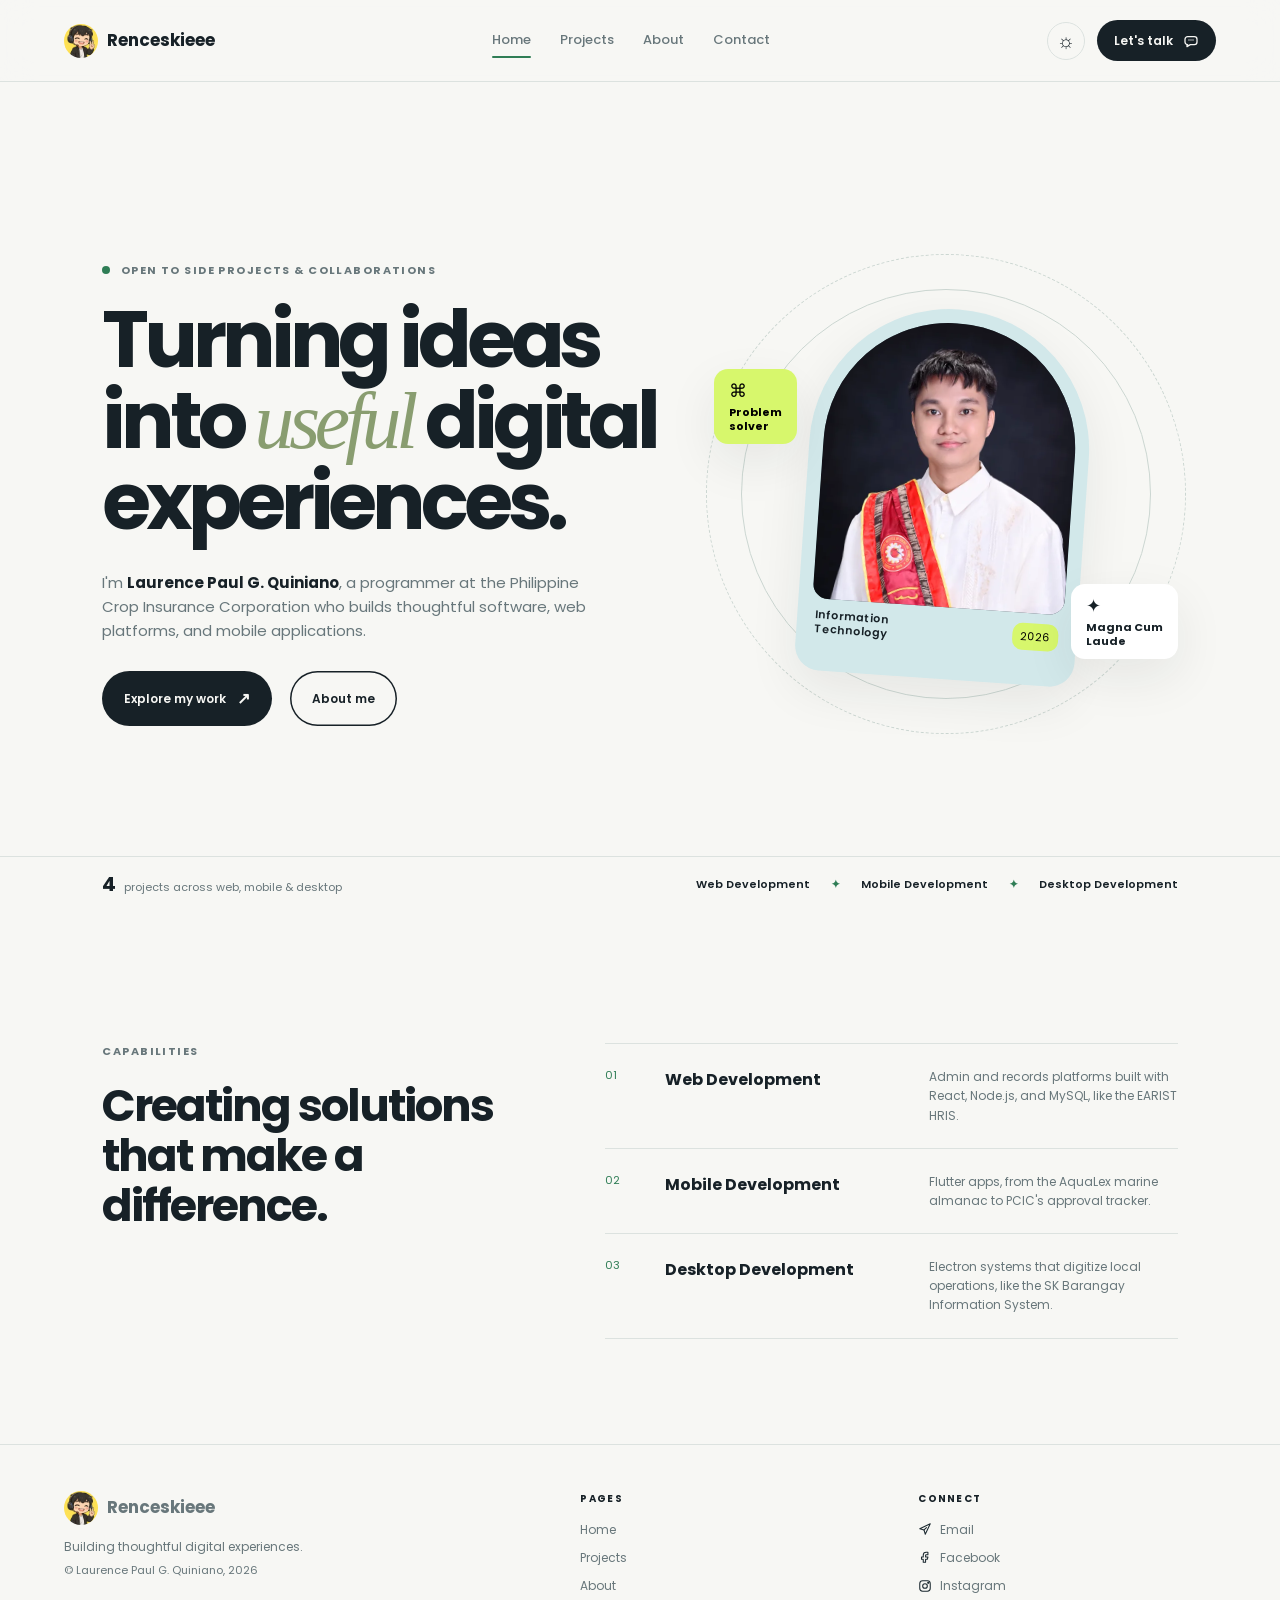
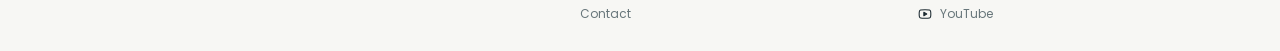
<file: index.html>
<!doctype html>
<html lang="en">
  <head>
    <meta charset="UTF-8" />
    <meta name="viewport" content="width=device-width, initial-scale=1.0" />
    <script>
      // Apply the saved theme before the page paints, so dark mode doesn't flash light.
      (function () {
        var theme;
        try {
          theme = localStorage.getItem("rencyq-theme");
        } catch (e) {}
        document.documentElement.dataset.theme =
          theme || (matchMedia("(prefers-color-scheme: dark)").matches ? "dark" : "light");
      })();
    </script>
    <meta name="google-site-verification" content="sPp_TaTsUMmbUsxikgZh6AxbG1l3m3sPKCjCnGWLB4o" />
    <title>Laurence Paul Quiniano | Web &amp; Mobile Developer – Philippines</title>
    <meta name="description" content="Portfolio of Laurence Paul G. Quiniano, a programmer and Magna Cum Laude BSIT graduate from EARIST building web, mobile and desktop apps with Flutter, React, Node.js, Electron and MySQL." />
    <meta name="author" content="Laurence Paul G. Quiniano" />
    <meta name="robots" content="index, follow" />
    <link rel="canonical" href="https://renceskieee.dev/" />
    <meta property="og:type" content="website" />
    <meta property="og:site_name" content="Laurence Paul Quiniano" />
    <meta property="og:title" content="Laurence Paul Quiniano | Web &amp; Mobile Developer – Philippines" />
    <meta property="og:description" content="Portfolio of Laurence Paul G. Quiniano, a programmer and Magna Cum Laude BSIT graduate from EARIST building web, mobile and desktop apps with Flutter, React, Node.js, Electron and MySQL." />
    <meta property="og:url" content="https://renceskieee.dev/" />
    <meta property="og:image" content="https://renceskieee.dev/assets/images/og-cover.jpg" />
    <meta property="og:image:width" content="1200" />
    <meta property="og:image:height" content="630" />
    <meta property="og:image:alt" content="Laurence Paul G. Quiniano – Web &amp; Mobile Developer" />
    <meta property="og:locale" content="en_PH" />
    <meta name="twitter:card" content="summary_large_image" />
    <meta name="twitter:title" content="Laurence Paul Quiniano | Web &amp; Mobile Developer – Philippines" />
    <meta name="twitter:description" content="Portfolio of Laurence Paul G. Quiniano, a programmer and Magna Cum Laude BSIT graduate from EARIST building web, mobile and desktop apps with Flutter, React, Node.js, Electron and MySQL." />
    <meta name="twitter:image" content="https://renceskieee.dev/assets/images/og-cover.jpg" />
    <link rel="icon" href="favicon.ico" sizes="any" />
    <link rel="icon" type="image/png" sizes="32x32" href="assets/images/icons/favicon-32.png" />
    <link rel="apple-touch-icon" href="assets/images/icons/apple-touch-icon.png" />
    <link rel="preload" as="image" href="assets/images/myself/laurence-quiniano.webp" type="image/webp" />
    <link rel="preconnect" href="https://fonts.googleapis.com" />
    <link rel="preconnect" href="https://fonts.gstatic.com" crossorigin />
    <link
      href="https://fonts.googleapis.com/css2?family=Poppins:wght@400;500;600;700&display=swap"
      rel="stylesheet"
    />
    <link rel="stylesheet" href="assets/css/style.css" />
    <link rel="stylesheet" href="assets/css/home.css" />
    <link rel="stylesheet" href="assets/css/projects.css" />
    <link rel="stylesheet" href="assets/css/about.css" />
    <link rel="stylesheet" href="assets/css/contacts.css" />
    <script type="application/ld+json">
      {
        "@context": "https://schema.org",
        "@graph": [
          {
            "@type": "Person",
            "@id": "https://renceskieee.dev/#person",
            "name": "Laurence Paul G. Quiniano",
            "alternateName": [
              "Laurence Quiniano",
              "Renceskieee"
            ],
            "url": "https://renceskieee.dev/",
            "image": "https://renceskieee.dev/assets/images/myself/laurence-quiniano.webp",
            "jobTitle": "Programmer",
            "description": "Information Technology graduate (Magna Cum Laude) building web and mobile applications with Flutter, React, Node.js and MySQL.",
            "email": "mailto:quiniano.infotech@gmail.com",
            "address": {
              "@type": "PostalAddress",
              "addressCountry": "PH"
            },
            "worksFor": {
              "@type": "Organization",
              "name": "Philippine Crop Insurance Corporation"
            },
            "alumniOf": {
              "@type": "CollegeOrUniversity",
              "name": "Eulogio \"Amang\" Rodriguez Institute of Science and Technology"
            },
            "knowsAbout": [
              "Web Development",
              "Mobile App Development",
              "Flutter",
              "React",
              "JavaScript",
              "Node.js",
              "Electron",
              "MySQL",
              "Firebase"
            ],
            "sameAs": [
              "https://web.facebook.com/xRency",
              "https://www.instagram.com/renceskieee27/",
              "https://www.youtube.com/@RencyQ"
            ],
            "hasCredential": [
              {
                "@type": "EducationalOccupationalCredential",
                "name": "Honor Graduate Eligibility (PD 907)",
                "credentialCategory": "Civil Service Eligibility",
                "recognizedBy": {
                  "@type": "GovernmentOrganization",
                  "name": "Civil Service Commission",
                  "url": "https://csc.gov.ph/"
                }
              }
            ]
          },
          {
            "@type": "WebSite",
            "@id": "https://renceskieee.dev/#website",
            "url": "https://renceskieee.dev/",
            "name": "Laurence Paul Quiniano – Portfolio",
            "publisher": {
              "@id": "https://renceskieee.dev/#person"
            },
            "inLanguage": "en"
          }
        ]
      }
    </script>
  </head>
  <body data-page="home">
    <div class="site-shell">
      <header class="site-header">
        <a class="brand" href="./" aria-label="Renceskieee home"
          ><img
            src="assets/images/icons/logo-96.webp"
            alt="Renceskieee logo"
            width="34"
            height="34"
          /><strong>Renceskieee</strong></a
        >
        <button
          class="menu-toggle"
          type="button"
          aria-label="Open navigation"
          aria-expanded="false"
        >
          <i></i><i></i><i></i>
        </button>
        <nav class="site-nav" aria-label="Primary navigation">
          <a href="./" class="active" aria-current="page">Home</a>
          <a href="projects.html">Projects</a>
          <a href="about.html">About</a>
          <a href="contact.html">Contact</a>
        </nav>
        <div class="header-actions">
          <button
            class="theme-toggle"
            type="button"
            aria-label="Switch to dark mode"
            aria-pressed="false"
          >
            <span class="sun-icon">☼</span
            ><span class="moon-icon">☾</span></button
          ><a class="header-cta" href="contact.html"
            >Let's talk
            <svg
              class="header-cta-icon"
              viewBox="0 0 24 24"
              aria-hidden="true"
              fill="none"
              stroke="currentColor"
              stroke-width="1.9"
              stroke-linecap="round"
              stroke-linejoin="round"
            >
              <path d="M7 7h10a4 4 0 0 1 4 4v4a4 4 0 0 1-4 4H11l-5 3v-3H7a4 4 0 0 1-4-4v-4a4 4 0 0 1 4-4Z" />
              <path d="M9 12h.01M12 12h.01M15 12h.01" />
            </svg></a
          >
        </div>
      </header>
      <main id="page-content">
        <section class="home-page page-section">
          <div class="hero-grid">
            <div class="hero-copy reveal">
              <p class="eyebrow"><span></span> Open to side projects &amp; collaborations</p>
              <h1>Turning ideas into <em>useful</em> digital experiences.</h1>
              <p class="hero-text">
                I'm <strong>Laurence Paul G. Quiniano</strong>, a programmer at the
                Philippine Crop Insurance Corporation who builds thoughtful software,
                web platforms, and mobile applications.
              </p>
              <div class="hero-actions">
                <a class="button button-primary" href="projects.html"
                  >Explore my work <span>↗</span></a
                ><a class="button button-secondary" href="about.html"
                  >About me</a
                >
              </div>
            </div>
            <div class="hero-visual reveal">
              <div class="orbit orbit-one"></div>
              <div class="orbit orbit-two"></div>
              <div class="profile-card">
                <div class="profile-image">
                  <img
                    src="assets/images/myself/laurence-quiniano.webp"
                    width="560"
                    height="700"
                    fetchpriority="high"
                    alt="Laurence Paul G. Quiniano graduation portrait"
                    loading="eager"
                    decoding="async"
                  />
                </div>
                <div class="profile-card-bottom">
                  <p>Information<br />Technology</p>
                  <i>2026</i>
                </div>
              </div>
              <div class="floating-card code-card">
                <span>⌘</span>
                <p>Problem<br />solver</p>
              </div>
              <div class="floating-card award-card">
                <span>✦</span>
                <p>Magna Cum<br />Laude</p>
              </div>
            </div>
          </div>
          <div class="hero-footer">
            <p class="hero-stat">
              <b>4</b> projects across web, mobile &amp; desktop
            </p>
            <div class="skill-marquee">
              <span>Web Development</span><i>✦</i><span>Mobile Development</span><i>✦</i
              ><span>Desktop Development</span>
            </div>
          </div>
          <section class="skills-preview reveal">
            <div>
              <p class="eyebrow">Capabilities</p>
              <h2>Creating solutions that make a difference.</h2>
            </div>
            <div class="skill-list">
              <article>
                <span>01</span>
                <h3>Web Development</h3>
                <p>Admin and records platforms built with React, Node.js, and MySQL, like the EARIST HRIS.</p>
              </article>
              <article>
                <span>02</span>
                <h3>Mobile Development</h3>
                <p>Flutter apps, from the AquaLex marine almanac to PCIC's approval tracker.</p>
              </article>
              <article>
                <span>03</span>
                <h3>Desktop Development</h3>
                <p>Electron systems that digitize local operations, like the SK Barangay Information System.</p>
              </article>
            </div>
          </section>
        </section>
      </main>
      <footer class="site-footer">
        <div class="footer-brand">
          <a class="brand" href="./" aria-label="Renceskieee home"
            ><img
              src="assets/images/icons/logo-96.webp"
              alt="Renceskieee logo"
              width="34"
              height="34"
            /><strong>Renceskieee</strong></a
          >
          <p>Building thoughtful digital experiences.</p>
          <p class="footer-copy">© Laurence Paul G. Quiniano, <span id="year">2026</span></p>
        </div>
        <nav class="footer-links" aria-label="Footer navigation">
          <p class="footer-title">Pages</p>
          <a href="./">Home</a>
          <a href="projects.html">Projects</a>
          <a href="about.html">About</a>
          <a href="contact.html">Contact</a>
        </nav>
        <div class="footer-links">
          <p class="footer-title">Connect</p>
          <a href="mailto:quiniano.infotech@gmail.com"
            ><img class="contact-icon" src="assets/icons/send.svg" alt="" width="16" height="16" />Email</a
          >
          <a href="https://web.facebook.com/xRency" target="_blank" rel="noopener"
            ><img class="contact-icon" src="assets/icons/facebook.svg" alt="" width="16" height="16" />Facebook</a
          >
          <a href="https://www.instagram.com/renceskieee27/" target="_blank" rel="noopener"
            ><img class="contact-icon" src="assets/icons/instagram.svg" alt="" width="16" height="16" />Instagram</a
          >
          <a href="https://www.youtube.com/@RencyQ" target="_blank" rel="noopener"
            ><img class="contact-icon" src="assets/icons/youtube.svg" alt="" width="16" height="16" />YouTube</a
          >
        </div>
      </footer>
    </div>
    <script src="assets/js/main.js"></script>
    <script src="assets/js/home.js"></script>
  </body>
</html>
</file>
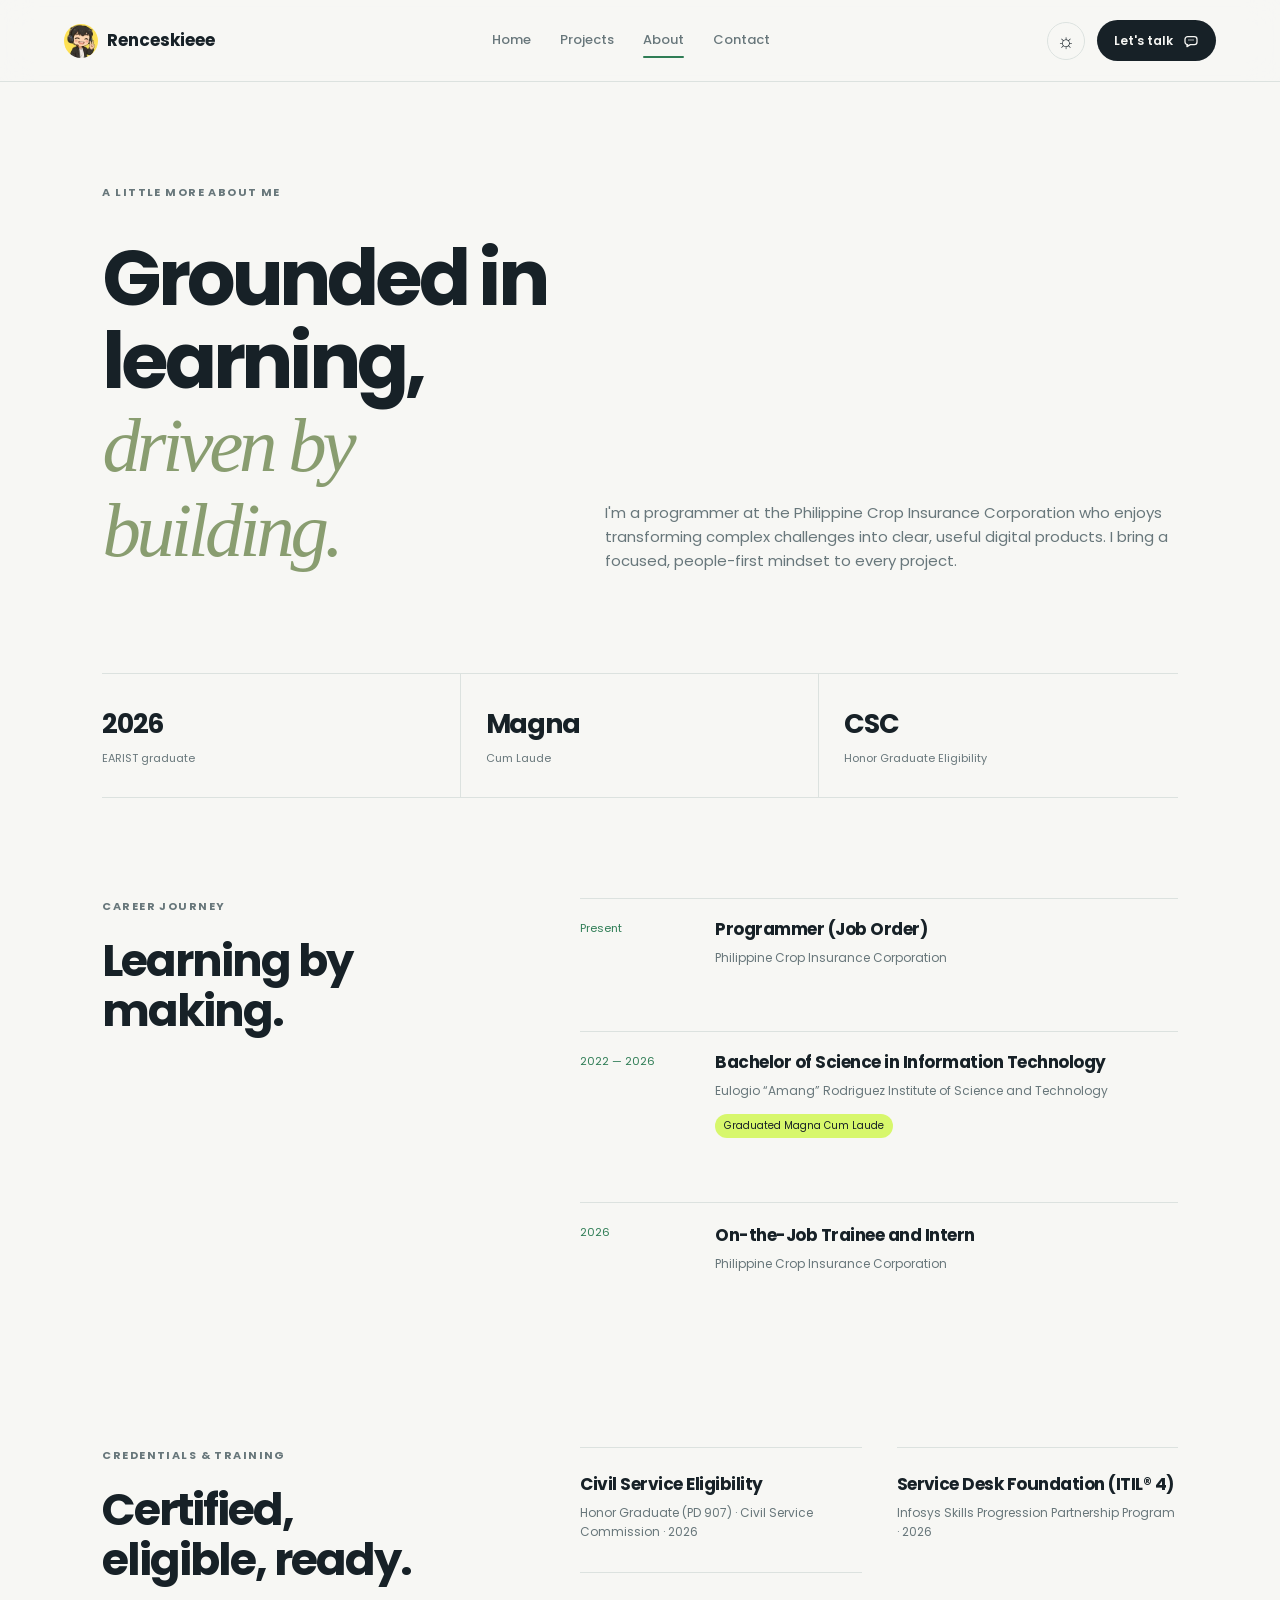
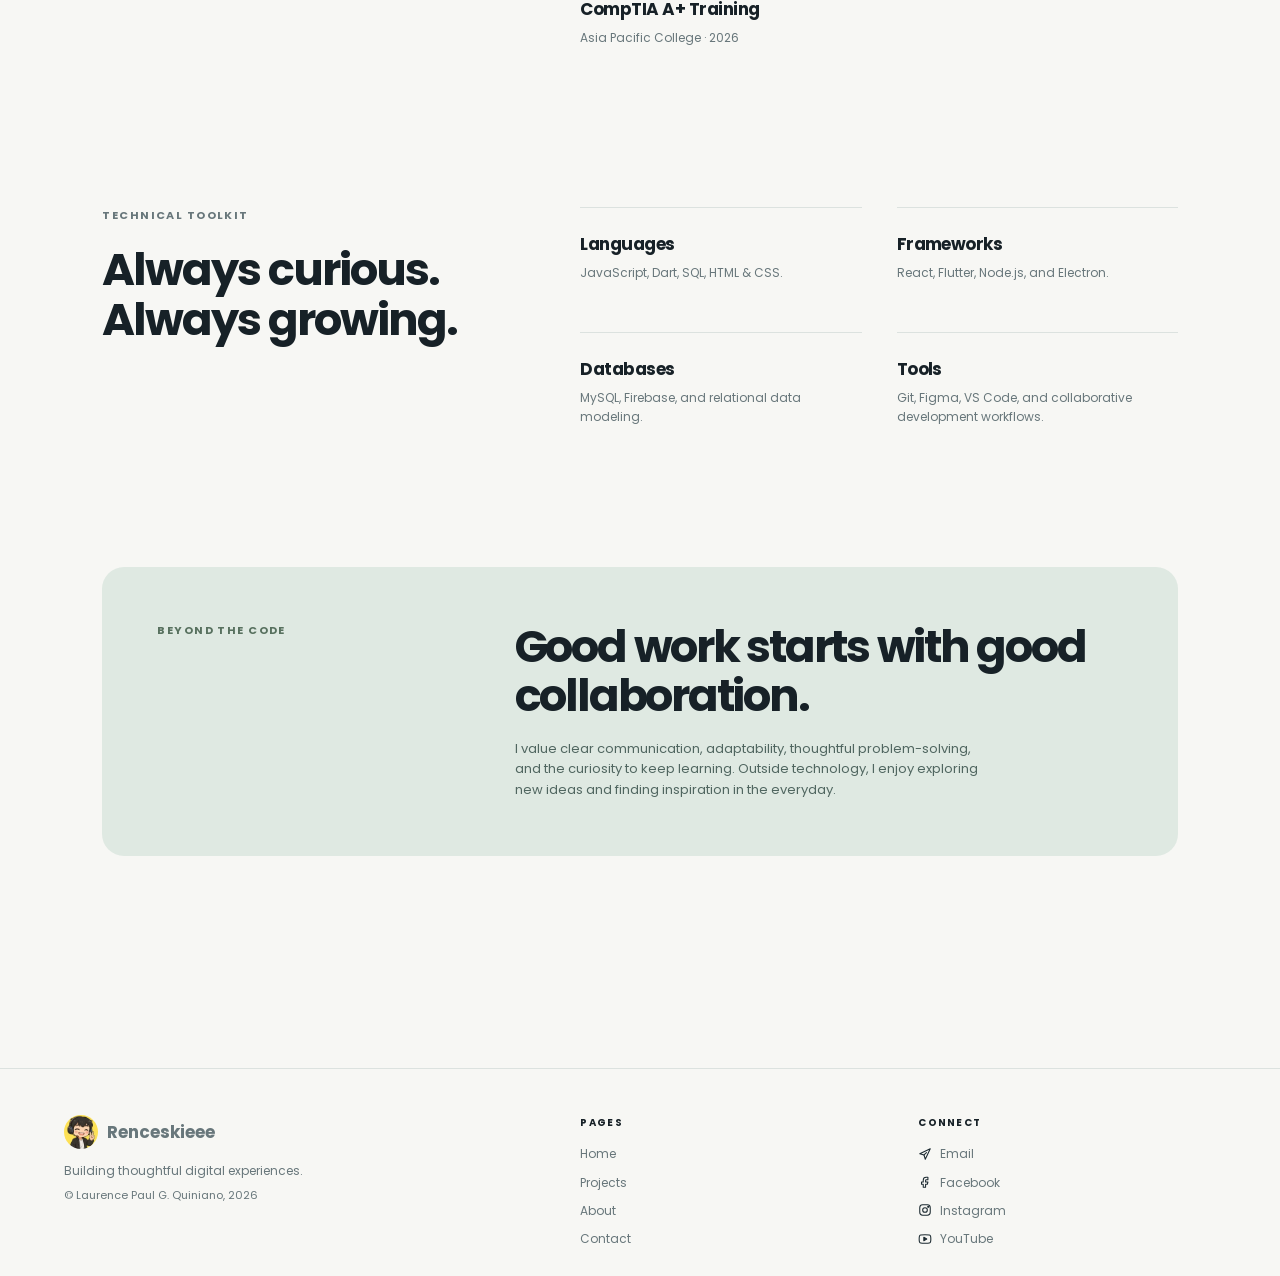
<file: about.html>
<!doctype html>
<html lang="en">
  <head>
    <meta charset="UTF-8" />
    <meta name="viewport" content="width=device-width, initial-scale=1.0" />
    <script>
      // Apply the saved theme before the page paints, so dark mode doesn't flash light.
      (function () {
        var theme;
        try {
          theme = localStorage.getItem("rencyq-theme");
        } catch (e) {}
        document.documentElement.dataset.theme =
          theme || (matchMedia("(prefers-color-scheme: dark)").matches ? "dark" : "light");
      })();
    </script>
    <title>About Laurence Paul Quiniano | BSIT Magna Cum Laude, EARIST</title>
    <meta name="description" content="Learn about Laurence Paul G. Quiniano: BSIT Magna Cum Laude graduate of EARIST, programmer at the Philippine Crop Insurance Corporation, ITIL 4 and A+ trained." />
    <meta name="author" content="Laurence Paul G. Quiniano" />
    <meta name="robots" content="index, follow" />
    <link rel="canonical" href="https://renceskieee.dev/about.html" />
    <meta property="og:type" content="profile" />
    <meta property="og:site_name" content="Laurence Paul Quiniano" />
    <meta property="og:title" content="About Laurence Paul Quiniano | BSIT Magna Cum Laude, EARIST" />
    <meta property="og:description" content="Learn about Laurence Paul G. Quiniano: BSIT Magna Cum Laude graduate of EARIST, programmer at the Philippine Crop Insurance Corporation, ITIL 4 and A+ trained." />
    <meta property="og:url" content="https://renceskieee.dev/about.html" />
    <meta property="og:image" content="https://renceskieee.dev/assets/images/og-cover.jpg" />
    <meta property="og:image:width" content="1200" />
    <meta property="og:image:height" content="630" />
    <meta property="og:image:alt" content="Laurence Paul G. Quiniano – Web &amp; Mobile Developer" />
    <meta property="og:locale" content="en_PH" />
    <meta name="twitter:card" content="summary_large_image" />
    <meta name="twitter:title" content="About Laurence Paul Quiniano | BSIT Magna Cum Laude, EARIST" />
    <meta name="twitter:description" content="Learn about Laurence Paul G. Quiniano: BSIT Magna Cum Laude graduate of EARIST, programmer at the Philippine Crop Insurance Corporation, ITIL 4 and A+ trained." />
    <meta name="twitter:image" content="https://renceskieee.dev/assets/images/og-cover.jpg" />
    <link rel="icon" href="favicon.ico" sizes="any" />
    <link rel="icon" type="image/png" sizes="32x32" href="assets/images/icons/favicon-32.png" />
    <link rel="apple-touch-icon" href="assets/images/icons/apple-touch-icon.png" />
    <link rel="preconnect" href="https://fonts.googleapis.com" />
    <link rel="preconnect" href="https://fonts.gstatic.com" crossorigin />
    <link
      href="https://fonts.googleapis.com/css2?family=Poppins:wght@400;500;600;700&display=swap"
      rel="stylesheet"
    />
    <link rel="stylesheet" href="assets/css/style.css" />
    <link rel="stylesheet" href="assets/css/home.css" />
    <link rel="stylesheet" href="assets/css/projects.css" />
    <link rel="stylesheet" href="assets/css/about.css" />
    <link rel="stylesheet" href="assets/css/contacts.css" />
    <script type="application/ld+json">
      {
        "@context": "https://schema.org",
        "@type": "ProfilePage",
        "url": "https://renceskieee.dev/about.html",
        "mainEntity": {
          "@type": "Person",
          "@id": "https://renceskieee.dev/#person",
          "name": "Laurence Paul G. Quiniano",
          "alternateName": [
            "Laurence Quiniano",
            "Renceskieee"
          ],
          "url": "https://renceskieee.dev/",
          "image": "https://renceskieee.dev/assets/images/myself/laurence-quiniano.webp",
          "jobTitle": "Programmer",
          "description": "Information Technology graduate (Magna Cum Laude) building web and mobile applications with Flutter, React, Node.js and MySQL.",
          "email": "mailto:quiniano.infotech@gmail.com",
          "address": {
            "@type": "PostalAddress",
            "addressCountry": "PH"
          },
          "worksFor": {
            "@type": "Organization",
            "name": "Philippine Crop Insurance Corporation"
          },
          "alumniOf": {
            "@type": "CollegeOrUniversity",
            "name": "Eulogio \"Amang\" Rodriguez Institute of Science and Technology"
          },
          "knowsAbout": [
            "Web Development",
            "Mobile App Development",
            "Flutter",
            "React",
            "JavaScript",
            "Node.js",
            "Electron",
            "MySQL",
            "Firebase"
          ],
          "sameAs": [
            "https://web.facebook.com/xRency",
            "https://www.instagram.com/renceskieee27/",
            "https://www.youtube.com/@RencyQ"
          ],
          "hasCredential": [
            {
              "@type": "EducationalOccupationalCredential",
              "name": "Honor Graduate Eligibility (PD 907)",
              "credentialCategory": "Civil Service Eligibility",
              "recognizedBy": {
                "@type": "GovernmentOrganization",
                "name": "Civil Service Commission",
                "url": "https://csc.gov.ph/"
              }
            }
          ]
        }
      }
    </script>
  </head>
  <body data-page="about">
    <div class="site-shell">
      <header class="site-header">
        <a class="brand" href="./" aria-label="Renceskieee home"
          ><img
            src="assets/images/icons/logo-96.webp"
            alt="Renceskieee logo"
            width="34"
            height="34"
          /><strong>Renceskieee</strong></a
        >
        <button
          class="menu-toggle"
          type="button"
          aria-label="Open navigation"
          aria-expanded="false"
        >
          <i></i><i></i><i></i>
        </button>
        <nav class="site-nav" aria-label="Primary navigation">
          <a href="./">Home</a>
          <a href="projects.html">Projects</a>
          <a href="about.html" class="active" aria-current="page">About</a>
          <a href="contact.html">Contact</a>
        </nav>
        <div class="header-actions">
          <button
            class="theme-toggle"
            type="button"
            aria-label="Switch to dark mode"
            aria-pressed="false"
          >
            <span class="sun-icon">☼</span
            ><span class="moon-icon">☾</span></button
          ><a class="header-cta" href="contact.html"
            >Let's talk
            <svg
              class="header-cta-icon"
              viewBox="0 0 24 24"
              aria-hidden="true"
              fill="none"
              stroke="currentColor"
              stroke-width="1.9"
              stroke-linecap="round"
              stroke-linejoin="round"
            >
              <path d="M7 7h10a4 4 0 0 1 4 4v4a4 4 0 0 1-4 4H11l-5 3v-3H7a4 4 0 0 1-4-4v-4a4 4 0 0 1 4-4Z" />
              <path d="M9 12h.01M12 12h.01M15 12h.01" />
            </svg></a
          >
        </div>
      </header>
      <main id="page-content">
        <section class="about-page page-section">
          <div class="about-intro reveal">
            <p class="eyebrow">A little more about me</p>
            <h1>Grounded in learning,<br /><em>driven by building.</em></h1>
            <p>
              I'm a programmer at the Philippine Crop Insurance Corporation who enjoys
              transforming complex challenges into clear, useful digital products. I bring a focused,
              people-first mindset to every project.
            </p>
          </div>
          <div class="about-facts reveal">
            <div><b>2026</b><span>EARIST graduate</span></div>
            <div><b>Magna</b><span>Cum Laude</span></div>
            <div><b>CSC</b><span>Honor Graduate Eligibility</span></div>
          </div>
          <section class="about-section journey reveal">
            <div class="section-intro">
              <p class="eyebrow">Career journey</p>
              <h2>Learning by<br />making.</h2>
            </div>
            <div class="timeline">
              <article class="milestone">
                <span>Present</span>
                <div>
                  <h3>Programmer (Job Order)</h3>
                  <p>Philippine Crop Insurance Corporation</p>
                </div>
              </article>

              <article class="milestone">
                <span>2022 — 2026</span>
                <div>
                  <h3>Bachelor of Science in Information Technology</h3>
                  <p>Eulogio “Amang” Rodriguez Institute of Science and Technology</p>
                  <small>Graduated Magna Cum Laude</small>
                </div>
              </article>

              <article>
                <span>2026</span>
                <div>
                  <h3>On-the-Job Trainee and Intern</h3>
                  <p>Philippine Crop Insurance Corporation</p>
                </div>
              </article>
            </div>
          </section>
          <section class="about-section credentials reveal">
            <div class="section-intro">
              <p class="eyebrow">Credentials &amp; training</p>
              <h2>Certified,<br />eligible, ready.</h2>
            </div>
            <div class="expertise-grid">
              <article>
                <h3>Civil Service Eligibility</h3>
                <p>Honor Graduate (PD 907) · Civil Service Commission · 2026</p>
              </article>
              <article>
                <h3>Service Desk Foundation (ITIL® 4)</h3>
                <p>Infosys Skills Progression Partnership Program · 2026</p>
              </article>
              <article>
                <h3>CompTIA A+ Training</h3>
                <p>Asia Pacific College · 2026</p>
              </article>
            </div>
          </section>
          <section class="about-section expertise reveal">
            <div class="section-intro">
              <p class="eyebrow">Technical toolkit</p>
              <h2>Always curious.<br />Always growing.</h2>
            </div>
            <div class="expertise-grid">
              <article>
                <h3>Languages</h3>
                <p>JavaScript, Dart, SQL, HTML &amp; CSS.</p>
              </article>
              <article>
                <h3>Frameworks</h3>
                <p>React, Flutter, Node.js, and Electron.</p>
              </article>
              <article>
                <h3>Databases</h3>
                <p>MySQL, Firebase, and relational data modeling.</p>
              </article>
              <article>
                <h3>Tools</h3>
                <p>Git, Figma, VS Code, and collaborative development workflows.</p>
              </article>
            </div>
          </section>
          <section class="about-section values reveal">
            <p class="eyebrow">Beyond the code</p>
            <div>
              <h2>Good work starts with good collaboration.</h2>
              <p>
                I value clear communication, adaptability, thoughtful problem-solving,
                and the curiosity to keep learning. Outside technology, I enjoy
                exploring new ideas and finding inspiration in the everyday.
              </p>
            </div>
          </section>
        </section>
      </main>
      <footer class="site-footer">
        <div class="footer-brand">
          <a class="brand" href="./" aria-label="Renceskieee home"
            ><img
              src="assets/images/icons/logo-96.webp"
              alt="Renceskieee logo"
              width="34"
              height="34"
            /><strong>Renceskieee</strong></a
          >
          <p>Building thoughtful digital experiences.</p>
          <p class="footer-copy">© Laurence Paul G. Quiniano, <span id="year">2026</span></p>
        </div>
        <nav class="footer-links" aria-label="Footer navigation">
          <p class="footer-title">Pages</p>
          <a href="./">Home</a>
          <a href="projects.html">Projects</a>
          <a href="about.html">About</a>
          <a href="contact.html">Contact</a>
        </nav>
        <div class="footer-links">
          <p class="footer-title">Connect</p>
          <a href="mailto:quiniano.infotech@gmail.com"
            ><img class="contact-icon" src="assets/icons/send.svg" alt="" width="16" height="16" />Email</a
          >
          <a href="https://web.facebook.com/xRency" target="_blank" rel="noopener"
            ><img class="contact-icon" src="assets/icons/facebook.svg" alt="" width="16" height="16" />Facebook</a
          >
          <a href="https://www.instagram.com/renceskieee27/" target="_blank" rel="noopener"
            ><img class="contact-icon" src="assets/icons/instagram.svg" alt="" width="16" height="16" />Instagram</a
          >
          <a href="https://www.youtube.com/@RencyQ" target="_blank" rel="noopener"
            ><img class="contact-icon" src="assets/icons/youtube.svg" alt="" width="16" height="16" />YouTube</a
          >
        </div>
      </footer>
    </div>
    <script src="assets/js/main.js"></script>
    <script src="assets/js/about.js"></script>
  </body>
</html>
</file>
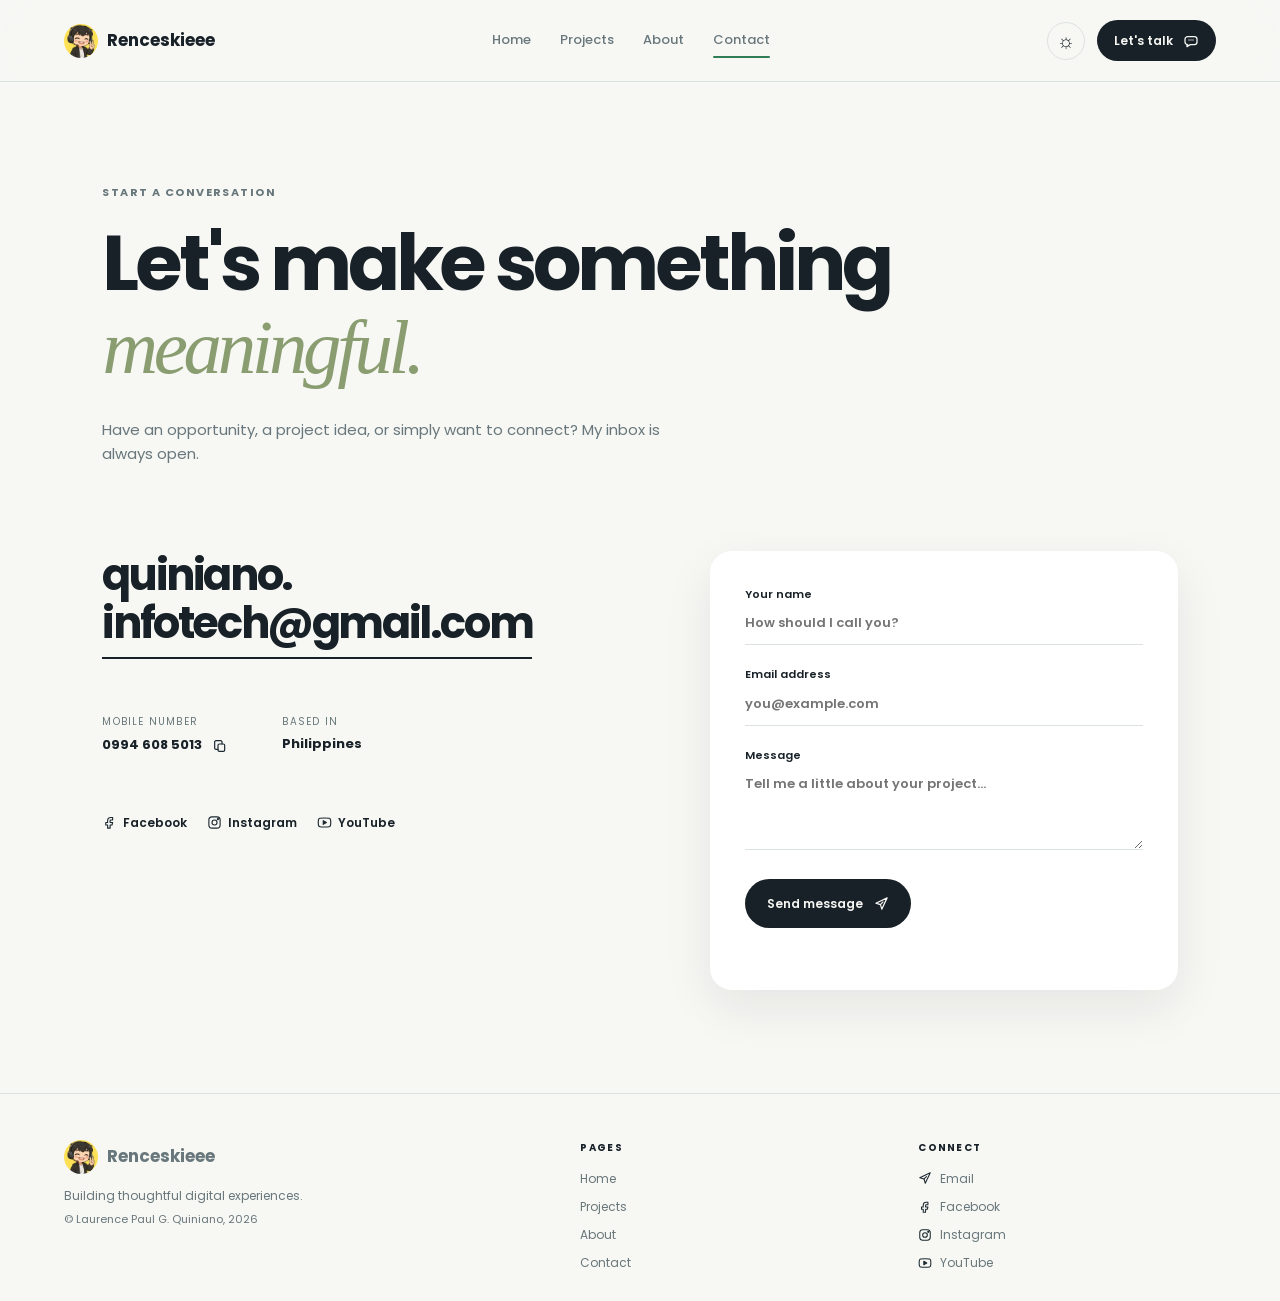
<file: contact.html>
<!doctype html>
<html lang="en">
  <head>
    <meta charset="UTF-8" />
    <meta name="viewport" content="width=device-width, initial-scale=1.0" />
    <script>
      // Apply the saved theme before the page paints, so dark mode doesn't flash light.
      (function () {
        var theme;
        try {
          theme = localStorage.getItem("rencyq-theme");
        } catch (e) {}
        document.documentElement.dataset.theme =
          theme || (matchMedia("(prefers-color-scheme: dark)").matches ? "dark" : "light");
      })();
    </script>
    <title>Contact Laurence Paul Quiniano | Web &amp; Mobile Developer</title>
    <meta name="description" content="Get in touch with Laurence Paul G. Quiniano for job opportunities, freelance projects or collaborations in web and mobile development." />
    <meta name="author" content="Laurence Paul G. Quiniano" />
    <meta name="robots" content="index, follow" />
    <link rel="canonical" href="https://renceskieee.dev/contact.html" />
    <meta property="og:type" content="website" />
    <meta property="og:site_name" content="Laurence Paul Quiniano" />
    <meta property="og:title" content="Contact Laurence Paul Quiniano | Web &amp; Mobile Developer" />
    <meta property="og:description" content="Get in touch with Laurence Paul G. Quiniano for job opportunities, freelance projects or collaborations in web and mobile development." />
    <meta property="og:url" content="https://renceskieee.dev/contact.html" />
    <meta property="og:image" content="https://renceskieee.dev/assets/images/og-cover.jpg" />
    <meta property="og:image:width" content="1200" />
    <meta property="og:image:height" content="630" />
    <meta property="og:image:alt" content="Laurence Paul G. Quiniano – Web &amp; Mobile Developer" />
    <meta property="og:locale" content="en_PH" />
    <meta name="twitter:card" content="summary_large_image" />
    <meta name="twitter:title" content="Contact Laurence Paul Quiniano | Web &amp; Mobile Developer" />
    <meta name="twitter:description" content="Get in touch with Laurence Paul G. Quiniano for job opportunities, freelance projects or collaborations in web and mobile development." />
    <meta name="twitter:image" content="https://renceskieee.dev/assets/images/og-cover.jpg" />
    <link rel="icon" href="favicon.ico" sizes="any" />
    <link rel="icon" type="image/png" sizes="32x32" href="assets/images/icons/favicon-32.png" />
    <link rel="apple-touch-icon" href="assets/images/icons/apple-touch-icon.png" />
    <link rel="preconnect" href="https://fonts.googleapis.com" />
    <link rel="preconnect" href="https://fonts.gstatic.com" crossorigin />
    <link
      href="https://fonts.googleapis.com/css2?family=Poppins:wght@400;500;600;700&display=swap"
      rel="stylesheet"
    />
    <link rel="stylesheet" href="assets/css/style.css" />
    <link rel="stylesheet" href="assets/css/home.css" />
    <link rel="stylesheet" href="assets/css/projects.css" />
    <link rel="stylesheet" href="assets/css/about.css" />
    <link rel="stylesheet" href="assets/css/contacts.css" />
    <script type="application/ld+json">
      {
        "@context": "https://schema.org",
        "@type": "ContactPage",
        "url": "https://renceskieee.dev/contact.html",
        "about": {
          "@id": "https://renceskieee.dev/#person"
        }
      }
    </script>
  </head>
  <body data-page="contacts">
    <div class="site-shell">
      <header class="site-header">
        <a class="brand" href="./" aria-label="Renceskieee home"
          ><img
            src="assets/images/icons/logo-96.webp"
            alt="Renceskieee logo"
            width="34"
            height="34"
          /><strong>Renceskieee</strong></a
        >
        <button
          class="menu-toggle"
          type="button"
          aria-label="Open navigation"
          aria-expanded="false"
        >
          <i></i><i></i><i></i>
        </button>
        <nav class="site-nav" aria-label="Primary navigation">
          <a href="./">Home</a>
          <a href="projects.html">Projects</a>
          <a href="about.html">About</a>
          <a href="contact.html" class="active" aria-current="page">Contact</a>
        </nav>
        <div class="header-actions">
          <button
            class="theme-toggle"
            type="button"
            aria-label="Switch to dark mode"
            aria-pressed="false"
          >
            <span class="sun-icon">☼</span
            ><span class="moon-icon">☾</span></button
          ><a class="header-cta" href="contact.html"
            >Let's talk
            <svg
              class="header-cta-icon"
              viewBox="0 0 24 24"
              aria-hidden="true"
              fill="none"
              stroke="currentColor"
              stroke-width="1.9"
              stroke-linecap="round"
              stroke-linejoin="round"
            >
              <path d="M7 7h10a4 4 0 0 1 4 4v4a4 4 0 0 1-4 4H11l-5 3v-3H7a4 4 0 0 1-4-4v-4a4 4 0 0 1 4-4Z" />
              <path d="M9 12h.01M12 12h.01M15 12h.01" />
            </svg></a
          >
        </div>
      </header>
      <main id="page-content">
        <section class="contacts-page page-section">
          <div class="contact-heading reveal">
            <p class="eyebrow">Start a conversation</p>
            <h1>Let's make something<br /><em>meaningful.</em></h1>
            <p>
              Have an opportunity, a project idea, or simply want to connect? My inbox
              is always open.
            </p>
          </div>

          <div class="contact-layout">
            <div class="contact-details reveal">
              <a
                class="email-link"
                href="mailto:quiniano.infotech@gmail.com"
                aria-label="Email quiniano.infotech@gmail.com"
              >
                quiniano.<br />
                infotech@gmail.com
              </a>

              <div class="contact-info">
                <div class="mobile-contact">
                  <small>Mobile number</small>
                  <div class="mobile-number-row">
                    <b>0994 608 5013</b>
                    <button
                      class="copy-button"
                      type="button"
                      data-copy="0994 608 5013"
                      aria-label="Copy mobile number"
                    >
                      <img class="contact-icon" src="assets/icons/copy.svg" alt="" />
                    </button>
                  </div>
                </div>
                <p><small>Based in</small><b>Philippines</b></p>
              </div>

              <div class="social-links">
                <a
                  href="https://web.facebook.com/xRency"
                  target="_blank"
                  rel="noopener"
                  aria-label="Visit Laurence Quiniano on Facebook"
                >
                  <img class="contact-icon" src="assets/icons/facebook.svg" alt="" />
                  <span>Facebook</span>
                </a>
                <a
                  href="https://www.instagram.com/renceskieee27/"
                  target="_blank"
                  rel="noopener"
                  aria-label="Visit Laurence Quiniano on Instagram"
                >
                  <img class="contact-icon" src="assets/icons/instagram.svg" alt="" />
                  <span>Instagram</span>
                </a>
                <a
                  href="https://www.youtube.com/@RencyQ"
                  target="_blank"
                  rel="noopener"
                  aria-label="Visit Laurence Quiniano on YouTube"
                >
                  <img class="contact-icon" src="assets/icons/youtube.svg" alt="" />
                  <span>YouTube</span>
                </a>
              </div>
            </div>

            <form class="contact-form reveal">
              <label>
                Your name
                <input
                  type="text"
                  name="name"
                  placeholder="How should I call you?"
                  required
                />
              </label>
              <label>
                Email address
                <input
                  type="email"
                  name="email"
                  placeholder="you@example.com"
                  required
                />
              </label>
              <label>
                Message
                <textarea
                  name="message"
                  placeholder="Tell me a little about your project..."
                  required
                ></textarea>
              </label>
              <button class="button button-primary" type="submit">
                Send message
                <svg
                  class="send-icon"
                  viewBox="0 0 24 24"
                  aria-hidden="true"
                  fill="none"
                  stroke="currentColor"
                  stroke-width="1.9"
                  stroke-linecap="round"
                  stroke-linejoin="round"
                >
                  <path d="m21 3-8.5 18-2.2-7.3L3 11.5 21 3Z" />
                  <path d="m10.3 13.7 4.2-4.2" />
                </svg>
              </button>
              <p class="form-status" aria-live="polite"></p>
            </form>
          </div>

          <div class="copy-toast" role="status" aria-live="polite">Mobile number copied</div>
        </section>
      </main>
      <footer class="site-footer">
        <div class="footer-brand">
          <a class="brand" href="./" aria-label="Renceskieee home"
            ><img
              src="assets/images/icons/logo-96.webp"
              alt="Renceskieee logo"
              width="34"
              height="34"
            /><strong>Renceskieee</strong></a
          >
          <p>Building thoughtful digital experiences.</p>
          <p class="footer-copy">© Laurence Paul G. Quiniano, <span id="year">2026</span></p>
        </div>
        <nav class="footer-links" aria-label="Footer navigation">
          <p class="footer-title">Pages</p>
          <a href="./">Home</a>
          <a href="projects.html">Projects</a>
          <a href="about.html">About</a>
          <a href="contact.html">Contact</a>
        </nav>
        <div class="footer-links">
          <p class="footer-title">Connect</p>
          <a href="mailto:quiniano.infotech@gmail.com"
            ><img class="contact-icon" src="assets/icons/send.svg" alt="" width="16" height="16" />Email</a
          >
          <a href="https://web.facebook.com/xRency" target="_blank" rel="noopener"
            ><img class="contact-icon" src="assets/icons/facebook.svg" alt="" width="16" height="16" />Facebook</a
          >
          <a href="https://www.instagram.com/renceskieee27/" target="_blank" rel="noopener"
            ><img class="contact-icon" src="assets/icons/instagram.svg" alt="" width="16" height="16" />Instagram</a
          >
          <a href="https://www.youtube.com/@RencyQ" target="_blank" rel="noopener"
            ><img class="contact-icon" src="assets/icons/youtube.svg" alt="" width="16" height="16" />YouTube</a
          >
        </div>
      </footer>
    </div>
    <script src="assets/js/main.js"></script>
    <script src="assets/js/contacts.js"></script>
  </body>
</html>
</file>
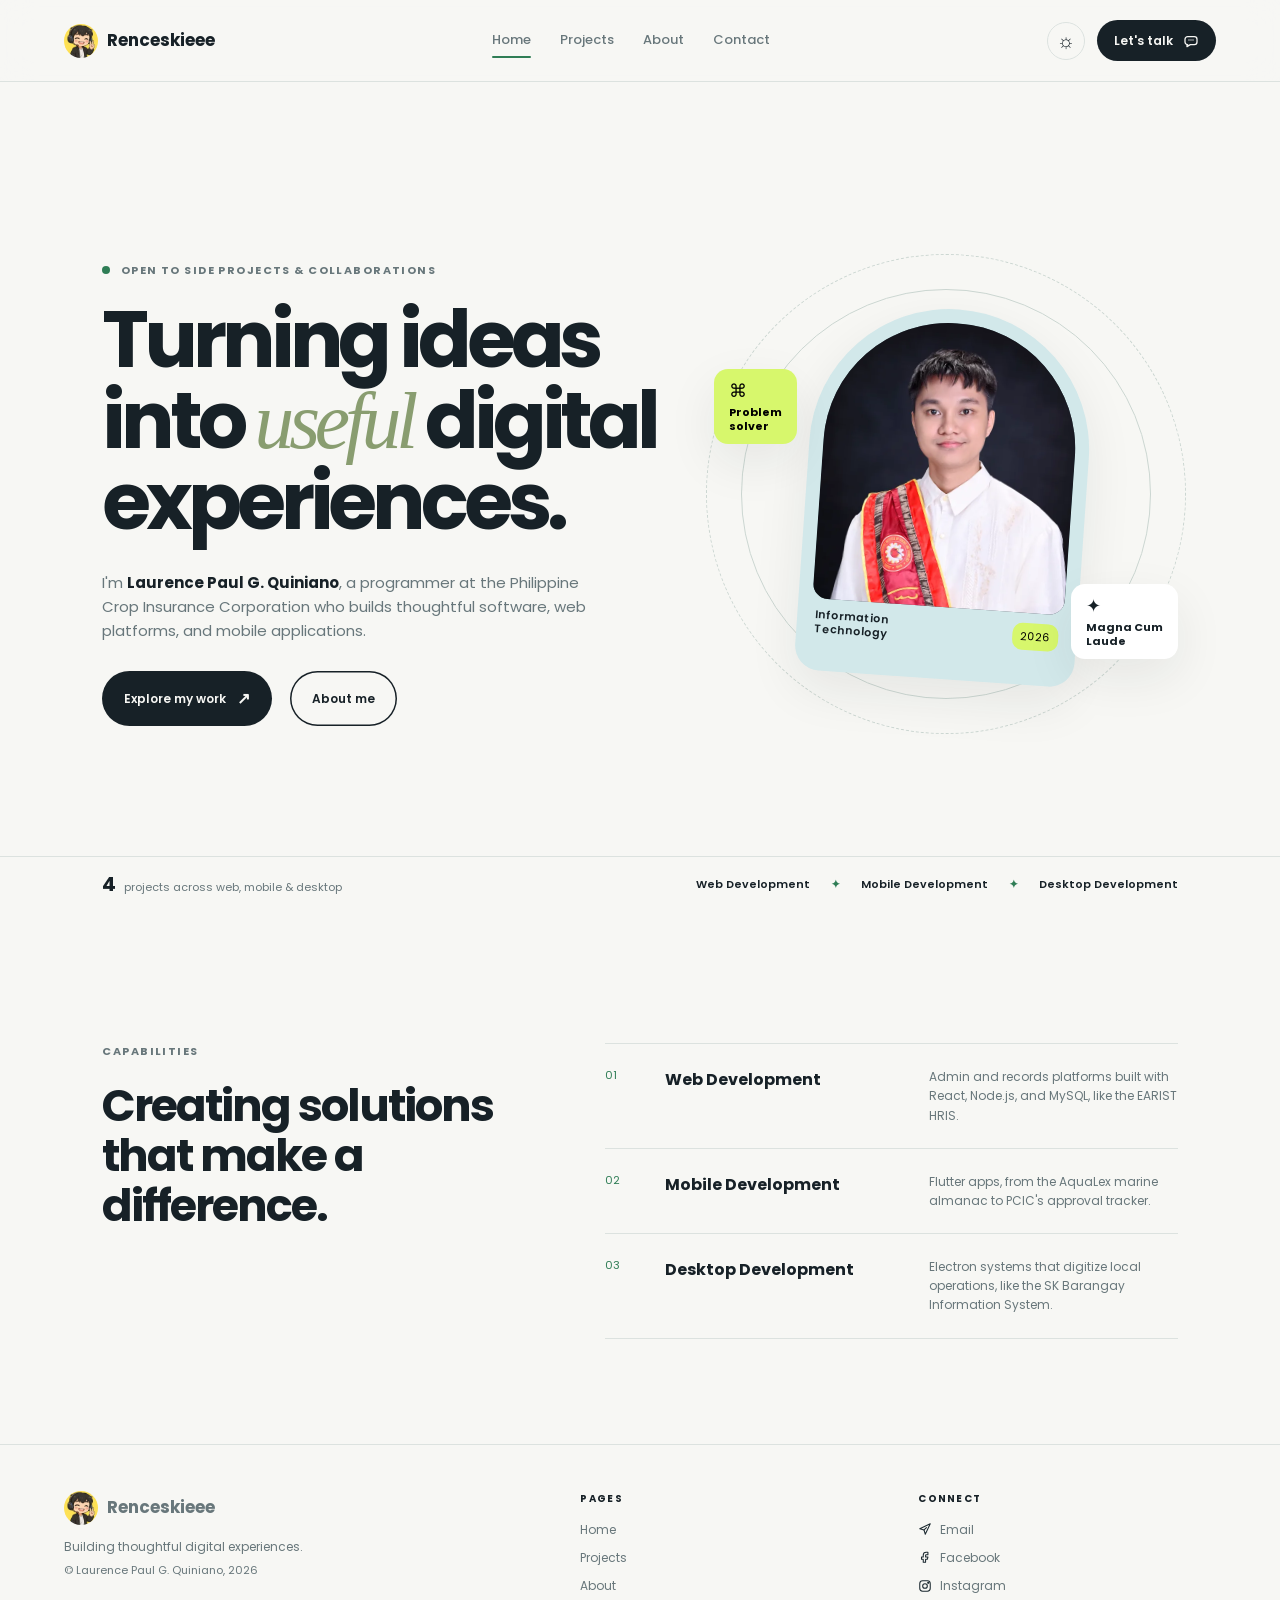
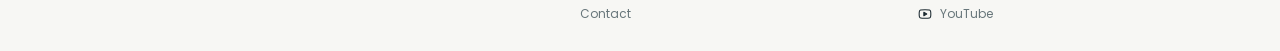
<file: main.html>
<!doctype html>
<html lang="en">
  <head>
    <meta charset="UTF-8" />
    <meta name="viewport" content="width=device-width, initial-scale=1.0" />
    <meta name="robots" content="noindex, follow" />
    <link rel="canonical" href="https://renceskieee.dev/" />
    <title>Laurence Paul Quiniano | Web &amp; Mobile Developer</title>
    <script>
      // Old address: forward main.html#_section links to the new pages.
      (function () {
        var routes = {
          _projects: "projects.html",
          projects: "projects.html",
          _about: "about.html",
          about: "about.html",
          _contacts: "contact.html",
          contacts: "contact.html",
        };
        location.replace(routes[location.hash.slice(1)] || "./");
      })();
    </script>
    <noscript><meta http-equiv="refresh" content="0; url=./" /></noscript>
  </head>
  <body>
    <p><a href="./">Go to Laurence Paul Quiniano's portfolio</a></p>
  </body>
</html>
</file>
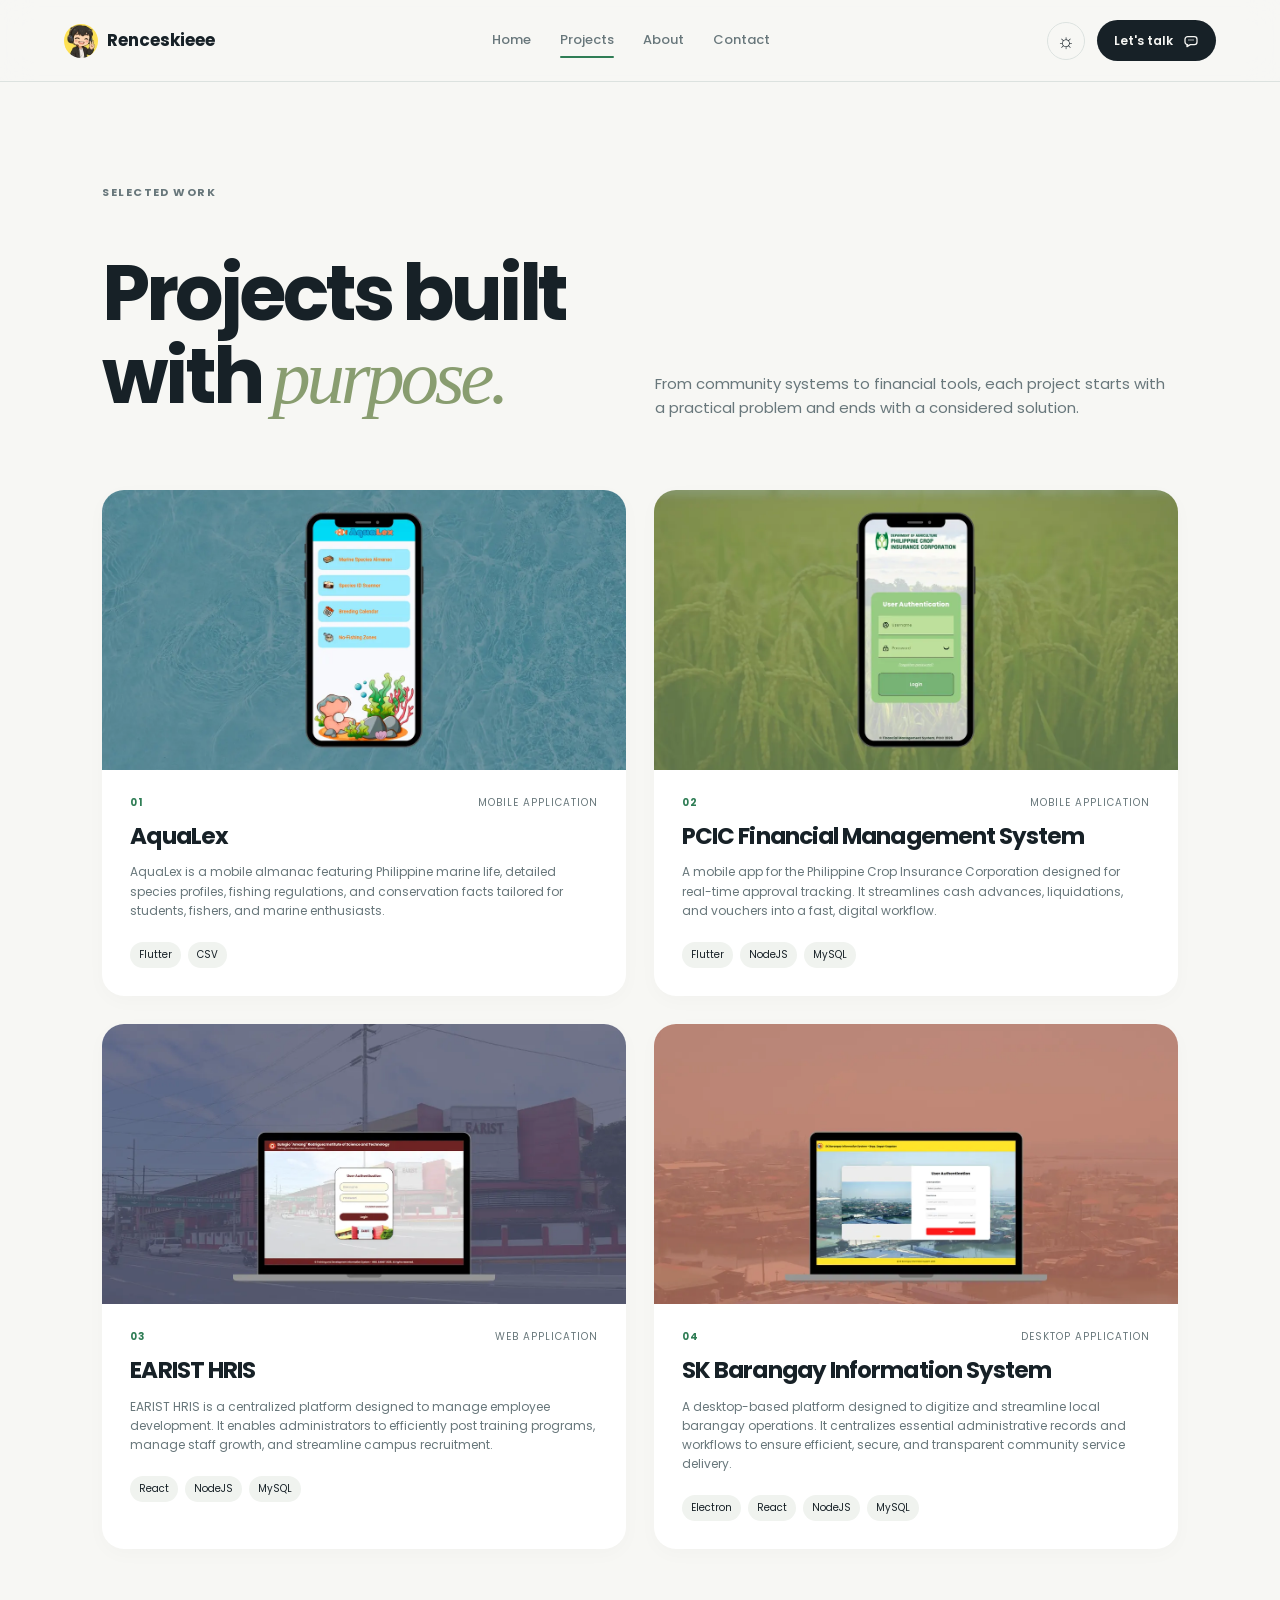
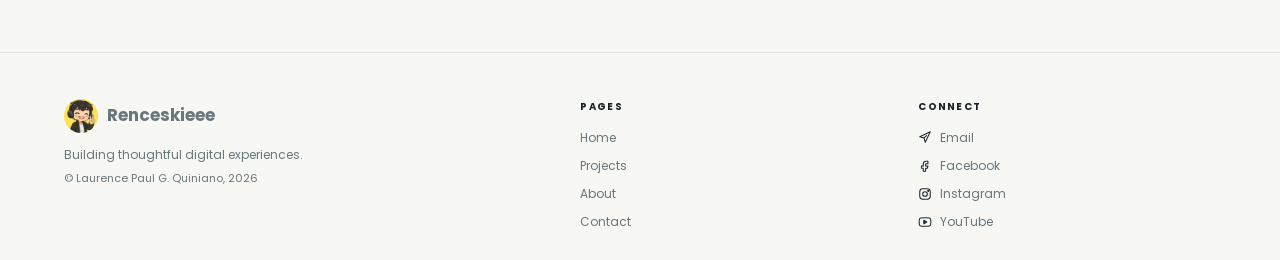
<file: projects.html>
<!doctype html>
<html lang="en">
  <head>
    <meta charset="UTF-8" />
    <meta name="viewport" content="width=device-width, initial-scale=1.0" />
    <script>
      // Apply the saved theme before the page paints, so dark mode doesn't flash light.
      (function () {
        var theme;
        try {
          theme = localStorage.getItem("rencyq-theme");
        } catch (e) {}
        document.documentElement.dataset.theme =
          theme || (matchMedia("(prefers-color-scheme: dark)").matches ? "dark" : "light");
      })();
    </script>
    <title>Projects | Laurence Paul Quiniano – Flutter, React &amp; Node.js Apps</title>
    <meta name="description" content="Selected projects by Laurence Paul Quiniano: AquaLex marine almanac app, PCIC Financial Management System, EARIST HRIS and SK Barangay Information System." />
    <meta name="author" content="Laurence Paul G. Quiniano" />
    <meta name="robots" content="index, follow" />
    <link rel="canonical" href="https://renceskieee.dev/projects.html" />
    <meta property="og:type" content="website" />
    <meta property="og:site_name" content="Laurence Paul Quiniano" />
    <meta property="og:title" content="Projects | Laurence Paul Quiniano – Flutter, React &amp; Node.js Apps" />
    <meta property="og:description" content="Selected projects by Laurence Paul Quiniano: AquaLex marine almanac app, PCIC Financial Management System, EARIST HRIS and SK Barangay Information System." />
    <meta property="og:url" content="https://renceskieee.dev/projects.html" />
    <meta property="og:image" content="https://renceskieee.dev/assets/images/og-cover.jpg" />
    <meta property="og:image:width" content="1200" />
    <meta property="og:image:height" content="630" />
    <meta property="og:image:alt" content="Laurence Paul G. Quiniano – Web &amp; Mobile Developer" />
    <meta property="og:locale" content="en_PH" />
    <meta name="twitter:card" content="summary_large_image" />
    <meta name="twitter:title" content="Projects | Laurence Paul Quiniano – Flutter, React &amp; Node.js Apps" />
    <meta name="twitter:description" content="Selected projects by Laurence Paul Quiniano: AquaLex marine almanac app, PCIC Financial Management System, EARIST HRIS and SK Barangay Information System." />
    <meta name="twitter:image" content="https://renceskieee.dev/assets/images/og-cover.jpg" />
    <link rel="icon" href="favicon.ico" sizes="any" />
    <link rel="icon" type="image/png" sizes="32x32" href="assets/images/icons/favicon-32.png" />
    <link rel="apple-touch-icon" href="assets/images/icons/apple-touch-icon.png" />
    <link rel="preconnect" href="https://fonts.googleapis.com" />
    <link rel="preconnect" href="https://fonts.gstatic.com" crossorigin />
    <link
      href="https://fonts.googleapis.com/css2?family=Poppins:wght@400;500;600;700&display=swap"
      rel="stylesheet"
    />
    <link rel="stylesheet" href="assets/css/style.css" />
    <link rel="stylesheet" href="assets/css/home.css" />
    <link rel="stylesheet" href="assets/css/projects.css" />
    <link rel="stylesheet" href="assets/css/about.css" />
    <link rel="stylesheet" href="assets/css/contacts.css" />
    <script type="application/ld+json">
      {
        "@context": "https://schema.org",
        "@type": "CollectionPage",
        "name": "Projects by Laurence Paul Quiniano",
        "url": "https://renceskieee.dev/projects.html",
        "author": {
          "@id": "https://renceskieee.dev/#person"
        },
        "mainEntity": {
          "@type": "ItemList",
          "itemListElement": [
            {
              "@type": "ListItem",
              "position": 1,
              "item": {
                "@type": "SoftwareApplication",
                "name": "AquaLex",
                "description": "Mobile almanac of Philippine marine life, species profiles, fishing regulations and conservation facts.",
                "applicationCategory": "MobileApplication",
                "creator": {
                  "@id": "https://renceskieee.dev/#person"
                }
              }
            },
            {
              "@type": "ListItem",
              "position": 2,
              "item": {
                "@type": "SoftwareApplication",
                "name": "PCIC Financial Management System",
                "description": "Mobile app for real-time approval tracking of cash advances, liquidations and vouchers.",
                "applicationCategory": "MobileApplication",
                "creator": {
                  "@id": "https://renceskieee.dev/#person"
                }
              }
            },
            {
              "@type": "ListItem",
              "position": 3,
              "item": {
                "@type": "SoftwareApplication",
                "name": "EARIST HRIS",
                "description": "Human resources information system for training programs, staff development and campus recruitment.",
                "applicationCategory": "WebApplication",
                "creator": {
                  "@id": "https://renceskieee.dev/#person"
                }
              }
            },
            {
              "@type": "ListItem",
              "position": 4,
              "item": {
                "@type": "SoftwareApplication",
                "name": "SK Barangay Information System",
                "description": "Desktop application that digitizes barangay records and administrative workflows.",
                "applicationCategory": "DesktopApplication",
                "creator": {
                  "@id": "https://renceskieee.dev/#person"
                }
              }
            }
          ]
        }
      }
    </script>
  </head>
  <body data-page="projects">
    <div class="site-shell">
      <header class="site-header">
        <a class="brand" href="./" aria-label="Renceskieee home"
          ><img
            src="assets/images/icons/logo-96.webp"
            alt="Renceskieee logo"
            width="34"
            height="34"
          /><strong>Renceskieee</strong></a
        >
        <button
          class="menu-toggle"
          type="button"
          aria-label="Open navigation"
          aria-expanded="false"
        >
          <i></i><i></i><i></i>
        </button>
        <nav class="site-nav" aria-label="Primary navigation">
          <a href="./">Home</a>
          <a href="projects.html" class="active" aria-current="page">Projects</a>
          <a href="about.html">About</a>
          <a href="contact.html">Contact</a>
        </nav>
        <div class="header-actions">
          <button
            class="theme-toggle"
            type="button"
            aria-label="Switch to dark mode"
            aria-pressed="false"
          >
            <span class="sun-icon">☼</span
            ><span class="moon-icon">☾</span></button
          ><a class="header-cta" href="contact.html"
            >Let's talk
            <svg
              class="header-cta-icon"
              viewBox="0 0 24 24"
              aria-hidden="true"
              fill="none"
              stroke="currentColor"
              stroke-width="1.9"
              stroke-linecap="round"
              stroke-linejoin="round"
            >
              <path d="M7 7h10a4 4 0 0 1 4 4v4a4 4 0 0 1-4 4H11l-5 3v-3H7a4 4 0 0 1-4-4v-4a4 4 0 0 1 4-4Z" />
              <path d="M9 12h.01M12 12h.01M15 12h.01" />
            </svg></a
          >
        </div>
      </header>
      <main id="page-content">
        <section class="projects-page page-section">
          <div class="page-heading reveal">
            <p class="eyebrow">Selected work</p>
            <h1>Projects built with <em>purpose.</em></h1>
            <p>
              From community systems to financial tools, each project starts with a
              practical problem and ends with a considered solution.
            </p>
          </div>
          <div class="projects-grid">
            <article class="project-card project-aqua reveal">
              <div class="project-visual">
                <img
                  class="project-image"
                  src="assets/images/projects/AquaLex.webp"
                  width="1200"
                  height="675"
                  alt="AquaLex mobile application interface"
                  loading="lazy"
                  decoding="async"
                />
                <span class="visual-mark">◌</span>
                <p>AquaLex</p>
                <i>Water intelligence</i>
              </div>
              <div class="project-content">
                <div class="project-label">
                  <span>01</span>
                  <p>Mobile Application</p>
                </div>
                <h2>AquaLex</h2>
                <p>
                  AquaLex is a mobile almanac featuring Philippine marine life, detailed
                  species profiles, fishing regulations, and conservation facts tailored
                  for students, fishers, and marine enthusiasts.
                </p>
                <div class="tags"><span>Flutter</span><span>CSV</span></div>
                <!-- Hidden until each project has a details page:
                <a href="contact.html" class="project-link">View Details <b>↗</b></a> -->
              </div>
            </article>
            <article class="project-card project-pcic reveal">
              <div class="project-visual">
                <img
                  class="project-image"
                  src="assets/images/projects/PCICFMS.webp"
                  width="1200"
                  height="675"
                  alt="PCIC Financial Management System mobile application interface"
                  loading="lazy"
                  decoding="async"
                />
                <span class="visual-mark">₱</span>
                <p>PCIC FMS</p>
                <i>Financial management</i>
              </div>
              <div class="project-content">
                <div class="project-label">
                  <span>02</span>
                  <p>Mobile Application</p>
                </div>
                <h2>PCIC Financial Management System</h2>
                <p>
                  A mobile app for the Philippine Crop Insurance Corporation designed
                  for real-time approval tracking. It streamlines cash advances,
                  liquidations, and vouchers into a fast, digital workflow.
                </p>
                <div class="tags">
                  <span>Flutter</span><span>NodeJS</span><span>MySQL</span>
                </div>
                <!-- Hidden until each project has a details page:
                <a href="contact.html" class="project-link">View Details <b>↗</b></a> -->
              </div>
            </article>
            <article class="project-card project-hris reveal">
              <div class="project-visual">
                <img
                  class="project-image"
                  src="assets/images/projects/EARISTHRIS.webp"
                  width="1200"
                  height="675"
                  alt="EARIST Human Resources Information System dashboard"
                  loading="lazy"
                  decoding="async"
                />
                <span class="visual-mark">⌘</span>
                <p>EARIST HRIS</p>
                <i>People, organized</i>
              </div>
              <div class="project-content">
                <div class="project-label">
                  <span>03</span>
                  <p>Web Application</p>
                </div>
                <h2>EARIST HRIS</h2>
                <p>
                  EARIST HRIS is a centralized platform designed to manage employee
                  development. It enables administrators to efficiently post training
                  programs, manage staff growth, and streamline campus recruitment.
                </p>
                <div class="tags">
                  <span>React</span><span>NodeJS</span><span>MySQL</span>
                </div>
                <!-- Hidden until each project has a details page:
                <a href="contact.html" class="project-link">View Details <b>↗</b></a> -->
              </div>
            </article>
            <article class="project-card project-sk reveal">
              <div class="project-visual">
                <img
                  class="project-image"
                  src="assets/images/projects/SKBIS.webp"
                  width="1200"
                  height="675"
                  alt="SK Barangay Information System interface"
                  loading="lazy"
                  decoding="async"
                />
                <span class="visual-mark">⌂</span>
                <p>SK BIS</p>
                <i>Community connected</i>
              </div>
              <div class="project-content">
                <div class="project-label">
                  <span>04</span>
                  <p>Desktop Application</p>
                </div>
                <h2>SK Barangay Information System</h2>
                <p>
                  A desktop-based platform designed to digitize and streamline local
                  barangay operations. It centralizes essential administrative records
                  and workflows to ensure efficient, secure, and transparent community
                  service delivery.
                </p>
                <div class="tags">
                  <span>Electron</span><span>React</span><span>NodeJS</span><span>MySQL</span>
                </div>
                <!-- Hidden until each project has a details page:
                <a href="contact.html" class="project-link">View Details <b>↗</b></a> -->
              </div>
            </article>
          </div>
        </section>
      </main>
      <footer class="site-footer">
        <div class="footer-brand">
          <a class="brand" href="./" aria-label="Renceskieee home"
            ><img
              src="assets/images/icons/logo-96.webp"
              alt="Renceskieee logo"
              width="34"
              height="34"
            /><strong>Renceskieee</strong></a
          >
          <p>Building thoughtful digital experiences.</p>
          <p class="footer-copy">© Laurence Paul G. Quiniano, <span id="year">2026</span></p>
        </div>
        <nav class="footer-links" aria-label="Footer navigation">
          <p class="footer-title">Pages</p>
          <a href="./">Home</a>
          <a href="projects.html">Projects</a>
          <a href="about.html">About</a>
          <a href="contact.html">Contact</a>
        </nav>
        <div class="footer-links">
          <p class="footer-title">Connect</p>
          <a href="mailto:quiniano.infotech@gmail.com"
            ><img class="contact-icon" src="assets/icons/send.svg" alt="" width="16" height="16" />Email</a
          >
          <a href="https://web.facebook.com/xRency" target="_blank" rel="noopener"
            ><img class="contact-icon" src="assets/icons/facebook.svg" alt="" width="16" height="16" />Facebook</a
          >
          <a href="https://www.instagram.com/renceskieee27/" target="_blank" rel="noopener"
            ><img class="contact-icon" src="assets/icons/instagram.svg" alt="" width="16" height="16" />Instagram</a
          >
          <a href="https://www.youtube.com/@RencyQ" target="_blank" rel="noopener"
            ><img class="contact-icon" src="assets/icons/youtube.svg" alt="" width="16" height="16" />YouTube</a
          >
        </div>
      </footer>
    </div>
    <script src="assets/js/main.js"></script>
    <script src="assets/js/projects.js"></script>
  </body>
</html>
</file>
<file: assets/css/style.css>
:root {
  --ink: #172127;
  --muted: #68777b;
  --paper: #f7f7f4;
  --white: #fff;
  --lime: #d7f76c;
  --accent: #2f7d55;
  --on-accent: #f7f7f4;
  --blue: #b8dded;
  --line: #dce2df;
  --header: rgba(247, 247, 244, 0.9);
  --shadow: 0 18px 50px rgba(20, 35, 38, 0.08);
  --radius: 22px;
  --icon-filter: invert(12%) sepia(13%) saturate(1390%) hue-rotate(155deg) brightness(94%) contrast(91%);
}
html[data-theme="dark"] {
  --ink: #edf3ee;
  --muted: #a8b7b2;
  --paper: #111916;
  --white: #19241f;
  --lime: #d7f76c;
  --accent: #8ad6a2;
  --on-accent: #172127;
  --blue: #31515b;
  --line: #31423b;
  --header: rgba(17, 25, 22, 0.9);
  --shadow: 0 18px 50px rgba(0, 0, 0, 0.28);
  --icon-filter: invert(96%) sepia(7%) saturate(537%) hue-rotate(74deg) brightness(103%) contrast(91%);
}
* {
  box-sizing: border-box;
}
html {
  scroll-behavior: smooth;
}
body {
  margin: 0;
  background: var(--paper);
  color: var(--ink);
  font-family: Poppins, sans-serif;
  font-size: 15px;
  line-height: 1.6;
  transition:
    background 0.3s,
    color 0.3s;
}
a {
  color: inherit;
  text-decoration: none;
}
button,
input,
textarea {
  font: inherit;
}
.site-shell {
  max-width: 1600px;
  margin: auto;
  overflow: hidden;
}
.site-header {
  height: 82px;
  padding: 0 clamp(20px, 5vw, 80px);
  display: flex;
  align-items: center;
  justify-content: space-between;
  border-bottom: 1px solid var(--line);
  position: sticky;
  top: 0;
  background: var(--header);
  -webkit-backdrop-filter: blur(16px);
  backdrop-filter: blur(16px);
  z-index: 10;
  transition:
    background 0.3s,
    border-color 0.3s;
}
@supports not ((-webkit-backdrop-filter: blur(1px)) or (backdrop-filter: blur(1px))) {
  .site-header {
    background: var(--paper);
  }
}
.brand {
  display: flex;
  align-items: center;
  gap: 9px;
  font-size: 17px;
}
.brand img {
  width: 34px;
  height: 34px;
  border-radius: 50%;
  object-fit: cover;
  display: block;
}
.site-nav {
  display: flex;
  gap: 29px;
}
.site-nav a {
  color: var(--muted);
  font-size: 13px;
  font-weight: 500;
  position: relative;
  padding: 7px 0;
}
.site-nav a.active,
.site-nav a:hover {
  color: var(--muted);
}
.site-nav a:after {
  content: "";
  position: absolute;
  left: 0;
  bottom: 0;
  width: 100%;
  height: 2px;
  border-radius: 2px;
  background: var(--accent);
  transform: scaleX(0);
  transform-origin: right;
  transition: transform 0.3s ease;
}
.site-nav a.active:after {
  transform: scaleX(1);
  transform-origin: left;
}
.header-actions {
  display: flex;
  align-items: center;
  gap: 12px;
}
.theme-toggle {
  width: 38px;
  height: 38px;
  display: grid;
  place-items: center;
  border-radius: 50%;
  border: 1px solid var(--line);
  background: transparent;
  color: var(--ink);
  cursor: pointer;
  position: relative;
  isolation: isolate;
  will-change: transform;
  transition:
    transform 0.16s ease,
    border-color 0.3s,
    color 0.3s,
    background 0.3s,
    box-shadow 0.3s;
}
.theme-toggle:hover {
  transform: rotate(12deg) scale(1.04);
  border-color: var(--accent);
  box-shadow: 0 5px 14px rgba(20, 35, 38, 0.12);
}
.theme-toggle:active {
  transform: scale(0.92);
}
.theme-toggle:focus-visible,
.menu-toggle:focus-visible {
  outline: 2px solid var(--accent);
  outline-offset: 3px;
}
.theme-toggle span {
  position: absolute;
  line-height: 1;
  pointer-events: none;
  transition:
    opacity 0.2s ease,
    transform 0.25s ease,
    color 0.3s ease;
}
.theme-toggle .sun-icon {
  font-size: 20px;
  opacity: 1;
  transform: rotate(0deg) scale(1);
}
.theme-toggle .moon-icon {
  font-size: 19px;
  opacity: 0;
  transform: rotate(-45deg) scale(0.65);
}
html[data-theme="dark"] .theme-toggle .sun-icon {
  opacity: 0;
  transform: rotate(45deg) scale(0.65);
}
html[data-theme="dark"] .theme-toggle .moon-icon {
  opacity: 1;
  transform: rotate(0deg) scale(1);
}
.header-cta,
.button {
  display: inline-flex;
  align-items: center;
  gap: 11px;
  background: var(--ink);
  color: var(--paper);
  padding: 11px 17px;
  border-radius: 999px;
  font-size: 12px;
  font-weight: 600;
  border: 0;
  cursor: pointer;
  transition:
    transform 0.2s,
    background 0.2s,
    color 0.3s;
}
.header-cta span,
.button span {
  font-size: 16px;
}
.header-cta-icon {
  width: 16px;
  height: 16px;
  flex-shrink: 0;
  display: block;
  margin-left: -1px;
  margin-top: -1px;
}
.header-cta:hover,
.button:hover {
  transform: translateY(-3px);
  background: var(--accent);
  color: var(--on-accent);
}
.menu-toggle {
  display: none;
}
.page-section {
  padding: clamp(50px, 8vw, 120px) clamp(20px, 8vw, 130px);
  min-height: calc(100vh - 183px);
}
.eyebrow {
  font-size: 11px;
  letter-spacing: 0.13em;
  text-transform: uppercase;
  font-weight: 700;
  color: var(--muted);
  margin: 0 0 20px;
}
.eyebrow span {
  display: inline-block;
  width: 8px;
  height: 8px;
  border-radius: 50%;
  background: var(--accent);
  margin-right: 7px;
}
.page-heading h1,
.about-intro h1,
.contact-heading h1 {
  font-size: clamp(40px, 6vw, 83px);
  line-height: 1.08;
  letter-spacing: -0.055em;
  margin: 0;
}
.page-heading em,
.about-intro em,
.contact-heading em,
.hero-copy em {
  font-family: Georgia, serif;
  font-weight: 400;
  color: #899d70;
}
.page-heading > p:last-child,
.about-intro > p:last-child,
.contact-heading > p:last-child {
  max-width: 590px;
  color: var(--muted);
  margin: 28px 0 0;
}
.site-footer {
  border-top: 1px solid var(--line);
  padding: 46px clamp(20px, 5vw, 80px) 28px;
  display: grid;
  grid-template-columns: 1.6fr 1fr 1fr;
  gap: 30px 40px;
  align-items: start;
  color: var(--muted);
  font-size: 12px;
  transition: border-color 0.3s;
}
.site-footer p {
  margin: 0;
}
.footer-brand p {
  margin-top: 12px;
  max-width: 260px;
}
.footer-links {
  display: flex;
  flex-direction: column;
  align-items: flex-start;
  gap: 9px;
}
.footer-title {
  font-size: 10px;
  letter-spacing: 0.13em;
  text-transform: uppercase;
  font-weight: 700;
  color: var(--ink);
  margin-bottom: 4px !important;
}
.footer-links a {
  display: inline-flex;
  align-items: center;
  gap: 8px;
  transition: color 0.2s ease;
}
.footer-links a:hover,
.footer-links a:focus-visible {
  color: var(--accent);
}
.footer-links .contact-icon {
  width: 14px;
  height: 14px;
}
.footer-brand .footer-copy {
  margin-top: 6px;
  font-size: 11px;
}
.button-secondary {
  padding: 18px 22px;
  background: transparent;
  color: var(--ink);
  box-shadow: inset 0 0 0 1.5px var(--ink);
}
.button-secondary:hover {
  box-shadow: none;
}
.scroll-top {
  position: fixed;
  right: 25px;
  bottom: 25px;
  width: 42px;
  height: 42px;
  border: 0;
  border-radius: 50%;
  background: var(--ink);
  color: var(--paper);
  font-size: 19px;
  cursor: pointer;
  opacity: 0;
  transform: translateY(12px);
  pointer-events: none;
  transition: 0.2s;
  z-index: 30;
}
.scroll-top.visible {
  opacity: 1;
  transform: none;
  pointer-events: auto;
}
.error-state {
  text-align: center;
  padding: 160px 20px;
}
.reveal {
  animation: rise 0.6s ease both;
}
@keyframes rise {
  from {
    opacity: 0;
    transform: translateY(18px);
  }
  to {
    opacity: 1;
    transform: none;
  }
}
html[data-theme="dark"] .project-card,
html[data-theme="dark"] .contact-form {
  background: var(--white);
}
html[data-theme="dark"] .tags span {
  background: #293730;
}
html[data-theme="dark"] .values {
  background: #20342c;
}
html[data-theme="dark"] .values .eyebrow {
  color: #b8d1bd;
}
html[data-theme="dark"] .values div > p {
  color: #c4d2ca;
}
html[data-theme="dark"] .profile-card {
  background: #305158;
}
html[data-theme="dark"] .profile-image {
  background: linear-gradient(155deg, #547078, #1c2c30);
}
html[data-theme="dark"] .floating-card.award-card {
  background: #23322c;
}
html[data-theme="dark"] .hero-footer {
  border-color: var(--line);
}
html[data-theme="dark"] .contact-form input,
html[data-theme="dark"] .contact-form textarea {
  color: var(--ink);
}
html[data-theme="dark"] .project-aqua .project-visual {
  background: #365764;
}
html[data-theme="dark"] .project-pcic .project-visual {
  background: #526943;
}
html[data-theme="dark"] .project-hris .project-visual {
  background: #454960;
}
html[data-theme="dark"] .project-sk .project-visual {
  background: #915745;
}
@media (max-width: 900px) {
  .site-header {
    height: 70px;
  }
  .brand {
    min-width: 0;
    order: 1;
  }
  .brand strong {
    overflow: hidden;
    text-overflow: ellipsis;
    white-space: nowrap;
  }
  .header-cta {
    display: none;
  }
  .header-actions {
    margin-left: auto;
    order: 2;
  }
  .menu-toggle {
    display: flex;
    flex-direction: column;
    align-items: center;
    justify-content: center;
    gap: 4px;
    width: 38px;
    height: 38px;
    background: transparent;
    border: 0;
    padding: 8px;
    margin-left: 12px;
    cursor: pointer;
    order: 3;
    z-index: 12;
  }
  .menu-toggle i {
    height: 2px;
    width: 22px;
    background: var(--ink);
    display: block;
  }
  .site-nav {
    display: none;
    position: absolute;
    top: 70px;
    left: 0;
    right: 0;
    padding: 22px;
    background: var(--paper);
    box-shadow: var(--shadow);
    flex-direction: column;
    gap: 16px;
    order: 4;
  }
  .site-nav.is-open {
    display: flex;
  }
  .site-nav a {
    width: max-content;
  }
  .site-nav a:after {
    bottom: -2px;
  }
  .site-footer {
    grid-template-columns: 1fr 1fr;
  }
  .footer-brand {
    grid-column: 1 / -1;
    display: flex;
    flex-direction: column;
    align-items: center;
    text-align: center;
  }
  .footer-brand .brand {
    order: 0;
  }
  .page-section {
    min-height: calc(100vh - 190px);
  }
}
.error-state p {
  max-width: 440px;
  margin: 20px auto 32px;
  color: var(--muted);
}
.error-state .eyebrow {
  margin: 0 auto 14px;
}
.error-state h1 {
  font-size: clamp(36px, 6vw, 70px);
  line-height: 1.08;
  letter-spacing: -0.055em;
  margin: 0;
}
/* Respect the "reduce motion" accessibility setting across the whole site. */
@media (prefers-reduced-motion: reduce) {
  html {
    scroll-behavior: auto;
  }
  *,
  *::before,
  *::after {
    animation-duration: 0.01ms !important;
    animation-iteration-count: 1 !important;
    transition-duration: 0.01ms !important;
  }
}
</file>
<file: assets/css/home.css>
.home-page {
  padding-bottom: 0;
}
.hero-grid {
  min-height: 620px;
  display: grid;
  grid-template-columns: 1.1fr 0.9fr;
  align-items: center;
  gap: 45px;
}
.hero-copy h1 {
  font-size: clamp(46px, 6.2vw, 94px);
  letter-spacing: -0.065em;
  line-height: 1.02;
  margin: 0;
  max-width: 730px;
}
.hero-text {
  max-width: 500px;
  color: var(--muted);
  margin: 28px 0;
}
.hero-text strong {
  color: var(--ink);
}
.hero-actions {
  display: flex;
  align-items: center;
  gap: 23px;
}
.button-primary {
  padding: 15px 22px;
}
.hero-actions {
  flex-wrap: wrap;
  gap: 14px 18px;
}
.hero-stat {
  margin: 0;
  display: flex;
  align-items: baseline;
  gap: 8px;
}
.hero-stat b {
  font-size: 20px;
  line-height: 1;
  color: var(--ink);
}
.hero-visual {
  height: 470px;
  position: relative;
  display: grid;
  place-items: center;
}
.profile-card {
  width: min(280px, 72vw);
  height: 370px;
  position: relative;
  z-index: 2;
  padding: 14px;
  border-radius: 140px 140px 25px 25px;
  background: #d2e8ea;
  box-shadow: var(--shadow);
  transform: rotate(4deg);
  overflow: hidden;
}
.profile-image {
  height: 284px;
  border-radius: 125px 125px 15px 15px;
  background: linear-gradient(155deg, #6d898f, #293d45);
  display: grid;
  place-items: center;
  position: relative;
  overflow: hidden;
  transition: transform 0.3s ease, box-shadow 0.3s ease;
}
.profile-image img {
  width: 100%;
  height: 100%;
  object-fit: contain;
  object-position: center bottom;
  display: block;
  transition: transform 0.3s ease;
}
.profile-card:hover .profile-image img {
  transform: scale(1.01);
}
.profile-card-bottom {
  display: flex;
  justify-content: space-between;
  align-items: center;
  padding: 9px 4px;
}
.profile-card-bottom p {
  font-size: 11px;
  line-height: 1.3;
  margin: 0;
  font-weight: 600;
}
.profile-card-bottom i {
  font-style: normal;
  font-size: 11px;
  background: var(--lime);
  padding: 5px 8px;
  border-radius: 10px;
  color: #000;
}
.orbit {
  position: absolute;
  border: 1px solid #cbd6d1;
  border-radius: 50%;
  width: 410px;
  height: 410px;
}
.orbit-two {
  width: 480px;
  height: 480px;
  border-style: dashed;
}
.floating-card {
  position: absolute;
  z-index: 3;
  border-radius: 14px;
  padding: 11px 15px;
  box-shadow: var(--shadow);
  font-size: 11px;
  line-height: 1.25;
}
.floating-card span {
  font-size: 18px;
}
.floating-card p {
  margin: 3px 0 0;
  font-weight: 700;
}
.code-card {
  left: 0;
  top: 110px;
  background: var(--lime);
  color: #000;
}
.award-card {
  right: 0;
  bottom: 70px;
  background: var(--white);
}
.hero-footer {
  margin: 0 calc(clamp(20px, 8vw, 130px) * -1);
  margin-top: clamp(34px, 4vw, 58px);
  padding: 17px clamp(20px, 8vw, 130px);
  border-top: 1px solid var(--line);
  display: flex;
  align-items: center;
  justify-content: space-between;
  gap: 30px;
  color: var(--muted);
  font-size: 11px;
}
.hero-footer > * {
  min-width: 0;
}
.skill-marquee {
  display: flex;
  justify-content: flex-end;
  flex-wrap: wrap;
  gap: 21px;
  color: var(--ink);
  font-weight: 600;
  text-align: right;
}
.skill-marquee i {
  color: var(--accent);
  font-style: normal;
}
.skills-preview {
  padding: 130px 0 105px;
  display: grid;
  grid-template-columns: 0.85fr 1.15fr;
  gap: 80px;
}
.skills-preview h2,
.section-intro h2 {
  font-size: clamp(30px, 3.5vw, 51px);
  line-height: 1.12;
  letter-spacing: -0.045em;
  margin: 0;
  max-width: 400px;
}
.skill-list article {
  border-top: 1px solid var(--line);
  display: grid;
  grid-template-columns: 45px 1fr 1fr;
  gap: 15px;
  padding: 23px 0;
}
.skill-list article:last-child {
  border-bottom: 1px solid var(--line);
}
.skill-list span {
  color: var(--accent);
  font-size: 11px;
}
.skill-list h3 {
  margin: 0;
  font-size: 16px;
}
.skill-list p {
  margin: 0;
  color: var(--muted);
  font-size: 12px;
}
@media (max-width: 800px) {
  .hero-grid,
  .skills-preview {
    grid-template-columns: 1fr;
  }
  .hero-grid {
    padding-top: 25px;
  }
  .hero-visual {
    height: 420px;
    order: -1;
  }
  .hero-footer {
    flex-direction: column;
    align-items: flex-start;
    margin-top: 28px;
  }
  .skill-marquee {
    justify-content: flex-start;
    text-align: left;
  }
  .skills-preview {
    gap: 40px;
  }
  .skill-list article {
    grid-template-columns: 35px 1fr;
  }
  .skill-list p {
    grid-column: 2;
  }
  .floating-card {
    transform: scale(0.85);
  }
  .orbit-two {
    width: 400px;
    height: 400px;
  }
}
@media (max-width: 420px) {
  .hero-visual {
    height: 340px;
  }
  .profile-card {
    transform: scale(0.8) rotate(4deg);
  }
  .orbit {
    transform: scale(0.75);
  }
  .code-card {
    left: -10px;
    top: 70px;
  }
  .award-card {
    right: -10px;
    bottom: 35px;
  }
}
</file>
<file: assets/css/projects.css>
.projects-page {
  max-width: 1320px;
  margin: auto;
}
.page-heading {
  display: grid;
  grid-template-columns: 1fr 1fr;
  gap: 30px;
  margin-bottom: 70px;
}
.page-heading .eyebrow {
  grid-column: 1/-1;
}
.page-heading > p:last-child {
  align-self: end;
}
.projects-grid {
  display: grid;
  grid-template-columns: 1fr 1fr;
  gap: 28px;
}
.project-card {
  background: var(--white);
  border-radius: var(--radius);
  overflow: hidden;
  box-shadow: 0 5px 20px rgba(20, 35, 38, 0.025);
  transition:
    transform 0.25s,
    box-shadow 0.25s;
}
.project-card:hover {
  transform: translateY(-7px);
  box-shadow: var(--shadow);
}
.project-visual {
  height: 280px;
  position: relative;
  overflow: hidden;
}
.project-image {
  width: 100%;
  height: 100%;
  display: block;
  object-fit: cover;
  object-position: center;
}
.project-visual .visual-mark,
.project-visual p,
.project-visual i {
  display: none;
}
.project-aqua .project-visual {
  background: #527b89;
}
.project-pcic .project-visual {
  background: #758d5b;
}
.project-hris .project-visual {
  background: #4f526c;
}
.project-sk .project-visual {
  background: #bd725b;
}
.project-content {
  padding: 25px 28px 28px;
}
.project-label {
  display: flex;
  justify-content: space-between;
  color: var(--muted);
  font-size: 10px;
  text-transform: uppercase;
  letter-spacing: 0.1em;
}
.project-label span {
  color: var(--accent);
  font-weight: 700;
}
.project-label p {
  margin: 0;
}
.project-content h2 {
  font-size: 23px;
  letter-spacing: -0.04em;
  line-height: 1.2;
  margin: 12px 0;
}
.project-content > p {
  color: var(--muted);
  font-size: 12px;
  margin: 0;
  min-height: 57px;
}
.tags {
  display: flex;
  flex-wrap: wrap;
  gap: 7px;
  margin: 22px 0;
}
.tags:last-child {
  margin-bottom: 0;
}
.tags span {
  font-size: 10px;
  background: #f0f3ef;
  border-radius: 20px;
  padding: 5px 9px;
}
.project-link {
  display: flex;
  justify-content: space-between;
  border-top: 1px solid var(--line);
  padding-top: 16px;
  font-size: 12px;
  font-weight: 600;
}
.project-link b {
  font-size: 17px;
}
.viewer-open {
  overflow: hidden;
}
.image-viewer {
  position: fixed;
  inset: 0;
  z-index: 50;
  display: grid;
  place-items: center;
  padding: clamp(16px, 4vw, 52px);
  visibility: hidden;
  opacity: 0;
  transition: opacity 0.24s ease, visibility 0.24s;
}
.image-viewer.is-open,
.image-viewer.is-closing {
  visibility: visible;
}
.image-viewer.is-open {
  opacity: 1;
}
.image-viewer-backdrop {
  position: absolute;
  inset: 0;
  background: rgba(8, 13, 14, 0.94);
  cursor: zoom-out;
}
.image-viewer-panel {
  position: relative;
  z-index: 1;
  width: min(100%, 1280px);
  height: min(100%, 900px);
  display: grid;
  grid-template-columns: 56px minmax(0, 1fr) 56px;
  align-items: center;
  gap: clamp(10px, 2vw, 32px);
}
.image-viewer-figure {
  width: 100%;
  height: 100%;
  margin: 0;
  display: grid;
  place-items: center;
  min-width: 0;
  min-height: 0;
}
.image-viewer-image {
  display: block;
  width: auto;
  height: auto;
  max-width: 100%;
  max-height: calc(100% - 42px);
  object-fit: contain;
  border-radius: 4px;
  box-shadow: 0 20px 70px rgba(0, 0, 0, 0.38);
  transition: opacity 0.18s ease, transform 0.18s ease;
}
.image-viewer-image.is-switching {
  opacity: 0.35;
  transform: scale(0.985);
}
.image-viewer-counter {
  position: absolute;
  bottom: 0;
  left: 50%;
  margin: 0;
  color: rgba(255, 255, 255, 0.78);
  font-size: 12px;
  letter-spacing: 0.08em;
  transform: translateX(-50%);
}
.image-viewer-close,
.image-viewer-control {
  display: flex;
  align-items: center;
  justify-content: center;
  width: 48px;
  height: 48px;
  padding: 0;
  border: 1px solid rgba(255, 255, 255, 0.25);
  border-radius: 50%;
  background: rgba(255, 255, 255, 0.08);
  color: #fff;
  cursor: pointer;
  transition: background 0.2s ease, border-color 0.2s ease, transform 0.2s ease;
}
.image-viewer-close:hover,
.image-viewer-control:hover {
  border-color: var(--accent);
  background: var(--accent);
  color: var(--on-accent);
  transform: scale(1.06);
}
.image-viewer-close:focus-visible,
.image-viewer-control:focus-visible {
  outline: 2px solid var(--lime);
  outline-offset: 4px;
}
.image-viewer-close {
  position: absolute;
  top: 0;
  right: 0;
  z-index: 2;
  font-size: 30px;
  font-weight: 300;
  line-height: 1;
}
.image-viewer-control {
  font-family: Georgia, serif;
  font-size: 38px;
  font-weight: 400;
  line-height: 1;
  text-align: center;
}
@media (max-width: 600px) {
  .image-viewer {
    padding: 72px 12px 24px;
  }
  .image-viewer-panel {
    width: 100%;
    height: 100%;
    grid-template-columns: 48px minmax(0, 1fr) 48px;
    grid-template-rows: minmax(0, 1fr);
    gap: 8px;
  }
  .image-viewer-figure {
    grid-column: 2;
    grid-row: 1;
  }
  .image-viewer-image {
    max-height: calc(100% - 12px);
  }
  .image-viewer-previous,
  .image-viewer-next {
    grid-row: 1;
    align-self: center;
  }
  .image-viewer-previous {
    grid-column: 1;
    justify-self: center;
  }
  .image-viewer-next {
    grid-column: 3;
    justify-self: center;
  }
  .image-viewer-close {
    top: -52px;
    right: 0;
  }
}
@media (prefers-reduced-motion: reduce) {
  .image-viewer,
  .image-viewer-image,
  .image-viewer-close,
  .image-viewer-control {
    transition: none;
  }
}
@media (max-width: 700px) {
  .page-heading {
    display: block;
    margin-bottom: 45px;
  }
  .projects-grid {
    grid-template-columns: 1fr;
  }
  .project-visual {
    height: 230px;
  }
}
</file>
<file: assets/css/about.css>
.about-page {
  max-width: 1320px;
  margin: auto;
}
.about-intro {
  display: grid;
  grid-template-columns: 0.9fr 1.1fr;
  gap: 35px;
}
.about-intro .eyebrow {
  grid-column: 1/-1;
  margin-bottom: 0;
}
.about-intro > p:last-child {
  align-self: end;
}
.about-facts {
  display: grid;
  grid-template-columns: repeat(3, 1fr);
  border-top: 1px solid var(--line);
  border-bottom: 1px solid var(--line);
  margin: 100px 0;
}
.about-facts div {
  padding: 28px 25px;
  border-right: 1px solid var(--line);
}
.about-facts div:first-child {
  padding-left: 0;
}
.about-facts div:last-child {
  border: 0;
}
.about-facts b {
  font-size: 27px;
  letter-spacing: -0.05em;
  display: block;
}
.about-facts span {
  font-size: 11px;
  color: var(--muted);
}
.about-section {
  display: grid;
  grid-template-columns: 0.8fr 1.2fr;
  gap: 80px;
  margin: 0 0 110px;
}
.timeline article {
  display: grid;
  grid-template-columns: 135px 1fr;
  border-top: 1px solid var(--line);
  padding: 0 0 32px;
  margin-bottom: 32px;
}
.timeline article span {
  font-size: 11px;
  color: var(--accent);
  padding-top: 21px;
}
.timeline h3,
.expertise-grid h3 {
  font-size: 17px;
  letter-spacing: -0.03em;
  margin: 19px 0 5px;
}
.timeline p,
.expertise-grid p {
  color: var(--muted);
  font-size: 12px;
  margin: 0;
}
.timeline small {
  display: inline-block;
  margin-top: 13px;
  font-size: 10px;
  background: var(--lime);
  color: #172127;
  padding: 4px 9px;
  border-radius: 20px;
}
.timeline article.milestone h3 {
  margin-top: 17px;
}
.timeline article.milestone p {
  max-width: 430px;
}
.expertise-grid {
  display: grid;
  grid-template-columns: 1fr 1fr;
  gap: 0 35px;
}
.expertise-grid article {
  border-top: 1px solid var(--line);
  padding: 4px 0 28px;
  min-height: 125px;
}
.values {
  border-radius: var(--radius);
  padding: 55px;
  background: #dfe9e2;
  grid-template-columns: 0.7fr 1.3fr;
  gap: 30px;
}
.values .eyebrow {
  color: #58715f;
}
.values h2 {
  font-size: clamp(27px, 3.5vw, 45px);
  letter-spacing: -0.05em;
  line-height: 1.1;
  margin: 0 0 18px;
}
.values div > p {
  max-width: 480px;
  color: #506660;
  font-size: 13px;
  margin: 0;
}
@media (max-width: 700px) {
  .about-intro,
  .about-section {
    grid-template-columns: 1fr;
    gap: 30px;
  }
  .about-facts {
    margin: 65px 0;
    grid-template-columns: 1fr;
  }
  .about-facts div,
  .about-facts div:first-child {
    padding: 18px 0;
    border-right: 0;
    border-bottom: 1px solid var(--line);
  }
  .about-facts div:last-child {
    border-bottom: 0;
  }
  .about-section {
    margin-bottom: 70px;
  }
  .expertise-grid {
    grid-template-columns: 1fr;
  }
  .timeline article {
    grid-template-columns: 1fr;
  }
  .timeline article span {
    padding-top: 17px;
  }
  .timeline article.milestone p {
    max-width: none;
  }
  .values {
    padding: 32px 25px;
  }
}
</file>
<file: assets/css/contacts.css>
.contacts-page {
  max-width: 1320px;
  margin: auto;
}
.contact-heading {
  max-width: 900px;
}
.contact-layout {
  display: grid;
  grid-template-columns: 1fr 1fr;
  gap: 11vw;
  margin-top: 85px;
}
.email-link {
  font-size: clamp(25px, 3.4vw, 47px);
  font-weight: 700;
  line-height: 1.1;
  letter-spacing: -0.055em;
  display: inline-block;
  border-bottom: 2px solid var(--ink);
  padding-bottom: 10px;
}
.email-link:focus-visible,
.copy-button:focus-visible,
.social-links a:focus-visible {
  outline: 2px solid var(--accent);
  outline-offset: 4px;
}
.contact-info {
  margin-top: 55px;
  display: flex;
  gap: 50px;
}
.contact-info p,
.mobile-contact {
  margin: 0;
  display: flex;
  flex-direction: column;
  align-items: flex-start;
}
.contact-info small {
  font-size: 10px;
  color: var(--muted);
  text-transform: uppercase;
  letter-spacing: 0.12em;
}
.contact-info b {
  font-size: 13px;
}
.contact-info p b {
  margin-top: 4px;
}
.mobile-contact {
  width: max-content;
}
.mobile-number-row {
  display: flex;
  align-items: center;
  gap: 6px;
  margin-top: 4px;
}
.copy-button {
  width: 24px;
  height: 24px;
  display: inline-flex;
  align-items: center;
  justify-content: center;
  border: 0;
  padding: 0;
  background: transparent;
  color: var(--muted);
  cursor: pointer;
  transition:
    color 0.2s ease,
    transform 0.2s ease;
}
.copy-button:hover {
  color: var(--accent);
  transform: scale(1.08);
}
.copy-button:active {
  transform: scale(0.9);
}
.contact-icon {
  width: 16px;
  height: 16px;
  display: block;
  filter: var(--icon-filter);
}
.send-icon {
  width: 15px;
  height: 15px;
  display: block;
  flex-shrink: 0;
  fill: none;
  stroke: currentColor;
  stroke-width: 1.9;
  stroke-linecap: round;
  stroke-linejoin: round;
}
.social-links {
  display: flex;
  gap: 20px;
  flex-wrap: wrap;
  margin-top: 55px;
}
.social-links a {
  display: inline-flex;
  align-items: center;
  gap: 6px;
  font-size: 12px;
  font-weight: 600;
  transition:
    color 0.2s ease,
    transform 0.2s ease;
}
.social-links a:hover {
  color: var(--accent);
  transform: translateY(-2px);
}
.social-links .contact-icon {
  width: 15px;
  height: 15px;
}
.contact-form {
  padding: 35px;
  background: var(--white);
  border-radius: var(--radius);
  box-shadow: var(--shadow);
}
.contact-form label {
  display: block;
  font-size: 11px;
  font-weight: 600;
  margin-bottom: 21px;
}
.contact-form input,
.contact-form textarea {
  display: block;
  width: 100%;
  border: 0;
  border-bottom: 1px solid var(--line);
  outline: 0;
  padding: 10px 0;
  color: var(--ink);
  font-size: 13px;
  background: transparent;
}
.contact-form input:focus,
.contact-form textarea:focus {
  border-color: var(--accent);
}
.contact-form textarea {
  resize: vertical;
  min-height: 86px;
}
.contact-form .button {
  margin-top: 8px;
}
.form-status {
  color: var(--muted);
  font-size: 11px;
  min-height: 15px;
  margin: 12px 0 0;
}
.form-status.is-success {
  color: #58715f;
}
.form-status.is-error {
  color: #a65d54;
}
.contact-form .button:disabled {
  opacity: 0.7;
  cursor: wait;
  transform: none;
}
.copy-toast {
  position: fixed;
  left: 50%;
  bottom: 28px;
  z-index: 20;
  padding: 9px 14px;
  border-radius: 999px;
  background: var(--ink);
  color: var(--paper);
  font-size: 11px;
  font-weight: 600;
  opacity: 0;
  pointer-events: none;
  transform: translate(-50%, 15px);
  transition:
    opacity 0.2s ease,
    transform 0.2s ease;
}
.copy-toast.visible {
  opacity: 1;
  transform: translate(-50%, 0);
}
@media (max-width: 700px) {
  .contact-layout {
    grid-template-columns: 1fr;
    gap: 55px;
    margin-top: 60px;
  }
  .contact-info {
    margin-top: 38px;
  }
  .social-links {
    margin-top: 38px;
  }
  .contact-form {
    padding: 27px 22px;
  }
}
</file>
